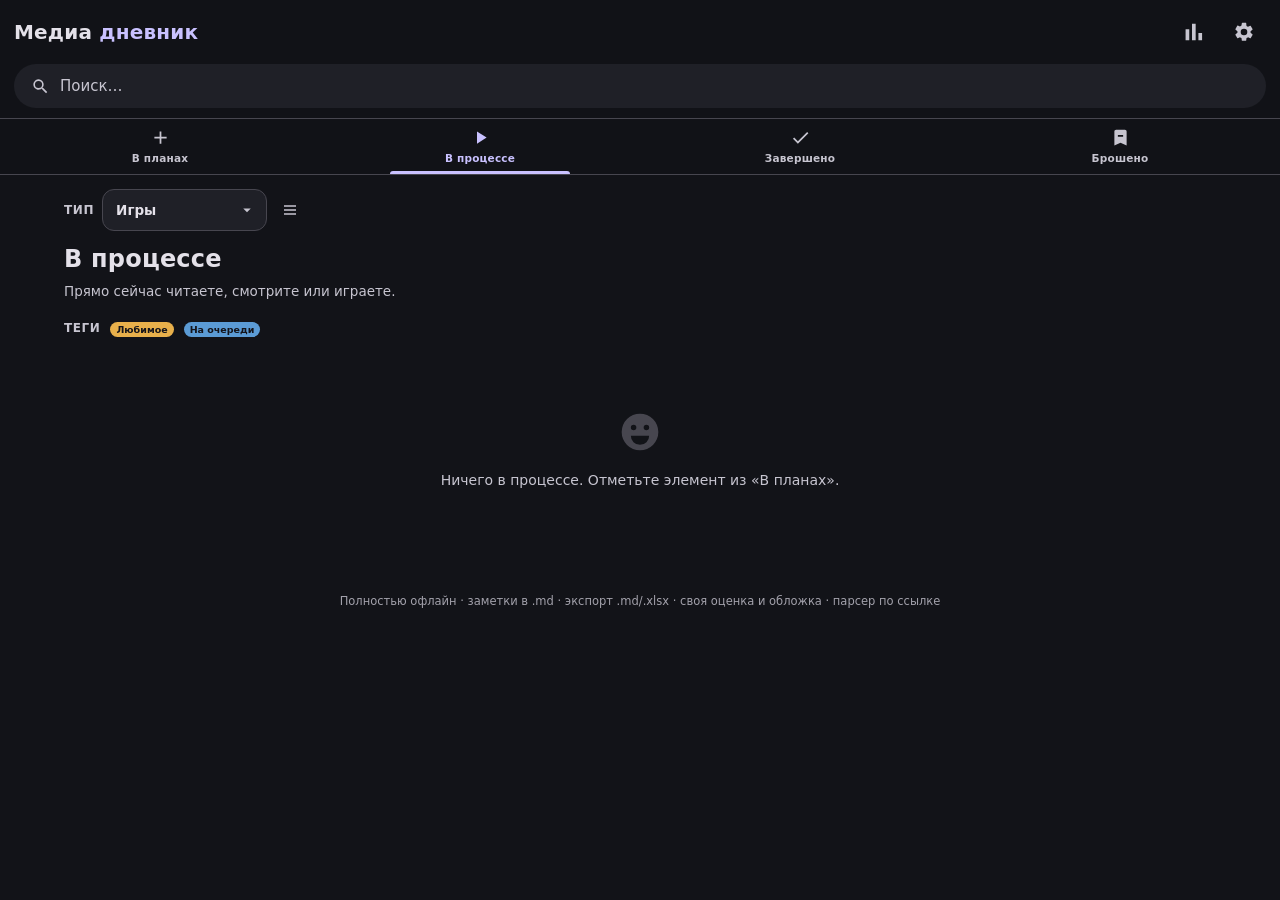
<file: android/app/src/main/assets/index.html>
<!DOCTYPE html>
<html lang="ru" data-theme="dark">
<head>
<meta charset="utf-8">
<meta name="viewport" content="width=device-width, initial-scale=1, viewport-fit=cover">
<meta name="theme-color" content="#121318">
<title>Медиа дневник</title>
<style>
/* Игровой дневник v4 — Material 3 Expressive. Без горизонтальной прокрутки. */
*,*::before,*::after{box-sizing:border-box}
:root{
  --md-primary:#C9C1FF; --md-on-primary:#2A2160;
  --md-primary-container:#413878; --md-on-primary-container:#E5DEFF;
  --md-secondary:#CBC2DB; --md-secondary-container:#474056;
  --md-tertiary:#EFB8C8; --md-tertiary-container:#663349;
  --md-error:#FFB4AB; --md-error-container:#93000A; --md-on-error-container:#FFDAD6;
  --md-surface:#121318; --md-surface-bright:#3A3940;
  --sc-1:#1A1B21; --sc-2:#1F2027; --sc-3:#292A32; --sc-4:#2F3038;
  --on-surface:#E4E1E9; --on-surface-var:#C7C5D0;
  --outline:#8C8998; --outline-var:#47464F;
  --done:#9CD67D; --done-container:#2C4222; --on-done-container:#D3F8BC;
  --sh-card:0 1px 3px rgba(0,0,0,.4);
  --ease-emph:cubic-bezier(.2,0,0,1); --ease-spring:cubic-bezier(.34,1.56,.64,1);
  --dur-1:120ms; --dur-2:220ms; --dur-3:340ms;
  color-scheme:dark;
}
html[data-theme="light"]{
  --md-primary:#5856A8; --md-on-primary:#FFF;
  --md-primary-container:#E5DEFF; --md-on-primary-container:#140B45;
  --md-secondary:#615C71; --md-secondary-container:#E7DFF8;
  --md-tertiary:#924561; --md-tertiary-container:#FFD9E4;
  --md-error:#B3261E; --md-error-container:#F9DEDC; --md-on-error-container:#410E0B;
  --md-surface:#FCF8FF; --md-surface-bright:#FFF;
  --sc-1:#F4EFFA; --sc-2:#EEE9F4; --sc-3:#E6E1EC; --sc-4:#DFDAE6;
  --on-surface:#1B1B21; --on-surface-var:#47464F;
  --outline:#77767F; --outline-var:#C8C5D0;
  --done:#3E6B1F; --done-container:#C9EDA6; --on-done-container:#1C3703;
  color-scheme:light;
}
html,body{margin:0;padding:0}
body{
  background:var(--md-surface); color:var(--on-surface);
  font:15px/1.5 "Segoe UI",Roboto,system-ui,-apple-system,sans-serif;
  -webkit-tap-highlight-color:transparent;
  overflow-x:hidden; max-width:100vw;
}
button,input,select,textarea{font:inherit;color:inherit}
img{max-width:100%}
::-webkit-scrollbar{width:10px}
::-webkit-scrollbar-thumb{background:var(--sc-3);border-radius:8px}

/* ── Верхняя панель ─────────────────────────────── */
.topbar{
  position:sticky;top:0;z-index:40;display:flex;align-items:center;gap:8px;flex-wrap:wrap;
  padding:10px 14px;background:color-mix(in srgb,var(--md-surface) 86%,transparent);
  backdrop-filter:blur(14px);-webkit-backdrop-filter:blur(14px);
  border-bottom:1px solid var(--outline-var);
}
.topbar h1{font-size:20px;font-weight:700;margin:0;letter-spacing:.2px;white-space:nowrap}
.topbar h1 b{color:var(--md-primary)}
.topbar .spacer{flex:1}
.iconbtn{
  width:44px;height:44px;border-radius:999px;border:none;cursor:pointer;flex:none;
  background:transparent;display:inline-flex;align-items:center;justify-content:center;
  transition:background var(--dur-1) var(--ease-emph),transform var(--dur-1) var(--ease-spring);
}
.iconbtn:hover{background:var(--sc-2)} .iconbtn:active{transform:scale(.9)}
.iconbtn svg{width:22px;height:22px;fill:var(--on-surface-var)}
.searchbox.wide{flex:1 1 100%;max-width:none;order:10;margin-top:2px}
.searchbox{
  flex:1;min-width:60px;max-width:430px;display:flex;align-items:center;gap:8px;
  background:var(--sc-2);border-radius:999px;padding:0 16px;height:44px;
  border:1px solid transparent;transition:border-color var(--dur-2);
}
.searchbox:focus-within{border-color:var(--md-primary)}
.searchbox svg{width:19px;height:19px;fill:var(--on-surface-var);flex:none}
.searchbox input{flex:1;background:none;border:none;outline:none;min-width:0}
.searchbox input::placeholder{color:var(--on-surface-var)}

/* ── Чипы разделов (перенос строк) ──────────────── */
.navchips{
  display:flex;flex-wrap:wrap;gap:8px;padding:10px 14px 4px;
}
.stickybars{
  position:sticky;top:63px;z-index:30;
  background:color-mix(in srgb,var(--md-surface) 94%,transparent);
  backdrop-filter:blur(12px);-webkit-backdrop-filter:blur(12px);
  border-bottom:1px solid var(--outline-var);
}
.chip{
  border:1px solid var(--outline-var);background:var(--sc-1);color:var(--on-surface-var);
  border-radius:12px;padding:7px 14px;cursor:pointer;font-weight:600;font-size:13.5px;
  display:inline-flex;align-items:center;gap:6px;
  transition:all var(--dur-2) var(--ease-spring);
}
.chip:hover{background:var(--sc-3)}
.chip[aria-pressed="true"]{
  background:var(--md-secondary-container);color:var(--on-surface);
  border-color:transparent;transform:translateY(-1px);
  box-shadow:0 2px 8px rgba(0,0,0,.25);
}
.chip .n{font-size:11.5px;opacity:.75;font-weight:500}

/* ── Контент ────────────────────────────────────── */
main{padding:10px 14px 90px;max-width:1180px;margin:0 auto}
.viewhead{margin:6px 0 12px}
.viewhead h2{margin:0;font-size:24px;font-weight:800;letter-spacing:.2px}
.viewhead p{margin:4px 0 0;color:var(--on-surface-var);font-size:13.5px}
.headrow{display:flex;flex-wrap:wrap;align-items:center;gap:8px;margin:0 0 12px}
.headrow .grow{flex:1;min-width:120px}

/* режим списка */
.modeseg{display:inline-flex;background:var(--sc-2);border-radius:999px;padding:3px;gap:2px}
.modeseg button{
  border:none;background:transparent;border-radius:999px;padding:6px 13px;cursor:pointer;
  color:var(--on-surface-var);font-weight:600;font-size:13px;
  transition:all var(--dur-2) var(--ease-spring);
}
.modeseg button[aria-pressed="true"]{background:var(--md-primary-container);color:var(--on-primary-container)}
select.m3{
  appearance:none;-webkit-appearance:none;background:var(--sc-2) url("data:image/svg+xml,%3Csvg xmlns='http://www.w3.org/2000/svg' viewBox='0 0 24 24' fill='%23C7C5D0'%3E%3Cpath d='M7 10l5 5 5-5z'/%3E%3C/svg%3E") no-repeat right 10px center/18px;
  border:1px solid var(--outline-var);border-radius:12px;padding:8px 36px 8px 13px;
  cursor:pointer;font-size:13.5px;font-weight:600;max-width:100%;
}
html[data-theme="light"] select.m3{background-color:var(--sc-2)}
select.m3:focus{outline:2px solid var(--md-primary);outline-offset:1px}

/* ── Панель фильтров (аккордеон) ────────────────── */
details.filters{
  background:var(--sc-1);border:1px solid var(--outline-var);border-radius:20px;
  margin:0 0 14px;overflow:hidden;
}
details.filters>summary{
  list-style:none;cursor:pointer;padding:13px 18px;font-weight:700;font-size:14px;
  display:flex;align-items:center;gap:10px;
}
details.filters>summary::-webkit-details-marker{display:none}
details.filters>summary .cnt{
  background:var(--md-primary-container);color:var(--on-primary-container);
  border-radius:999px;font-size:11.5px;padding:2px 9px;font-weight:700;
}
details.filters>summary svg{width:18px;height:18px;fill:var(--md-primary);flex:none}
details.filters[open]>summary{border-bottom:1px solid var(--outline-var)}
.fbody{padding:14px 18px 18px;display:grid;gap:14px}
.frow{display:flex;flex-wrap:wrap;gap:8px;align-items:center}
.flabel{font-size:12px;font-weight:700;color:var(--on-surface-var);text-transform:uppercase;letter-spacing:.6px;width:100%}
.gchips{display:flex;flex-wrap:wrap;gap:6px}
.fchip{
  border:1px solid var(--outline-var);background:transparent;border-radius:9px;
  padding:5px 11px;font-size:12.5px;font-weight:600;cursor:pointer;color:var(--on-surface-var);
  transition:all var(--dur-1) var(--ease-emph);
}
.fchip[aria-pressed="true"]{background:var(--md-tertiary-container);color:var(--md-on-primary-container);border-color:transparent}
.seg{display:inline-flex;background:var(--sc-2);border-radius:999px;padding:3px;gap:2px;flex-wrap:wrap}
.seg button{border:none;background:transparent;border-radius:999px;padding:6px 14px;cursor:pointer;font-size:12.5px;font-weight:600;color:var(--on-surface-var)}
.seg button[aria-pressed="true"]{background:var(--sc-4);color:var(--on-surface)}
.linkbtn{border:none;background:none;color:var(--md-primary);cursor:pointer;font-weight:700;font-size:12.5px;padding:4px 8px;border-radius:8px}
.linkbtn:hover{background:var(--sc-2)}

/* ── Сетка карточек (фиксированные колонки) ─────── */
.grid{display:grid;gap:14px;grid-template-columns:repeat(2,1fr)}
@media(min-width:640px){.grid{grid-template-columns:repeat(3,1fr)}}
@media(min-width:920px){.grid{grid-template-columns:repeat(4,1fr)}}
.grid2{display:grid;gap:14px;grid-template-columns:1fr}
@media(min-width:760px){.grid2{grid-template-columns:repeat(2,1fr)}}

/* ── Карточка игры ──────────────────────────────── */
.card{
  background:var(--sc-2);border-radius:22px;overflow:hidden;cursor:pointer;
  border:1px solid color-mix(in srgb,var(--outline-var) 55%,transparent);
  transition:transform var(--dur-2) var(--ease-spring),box-shadow var(--dur-2),background var(--dur-2);
  display:flex;flex-direction:column;position:relative;
}
.card:hover{transform:translateY(-3px);box-shadow:0 8px 22px rgba(0,0,0,.32)}
.card:active{transform:scale(.97)}
.covwrap{position:relative;aspect-ratio:3/4;background:var(--sc-3);overflow:hidden}
.covwrap img{width:100%;height:100%;object-fit:contain;display:block;background:linear-gradient(160deg,var(--sc-3),var(--sc-2));padding:4px}
.scorebadge{
  position:absolute;top:9px;right:9px;background:color-mix(in srgb,var(--md-surface) 80%,transparent);
  backdrop-filter:blur(6px);color:var(--md-primary);font-weight:800;font-size:13.5px;
  border-radius:12px;padding:3px 9px;letter-spacing:.3px;
}
.donebadge{
  position:absolute;top:9px;left:9px;background:var(--done-container);color:var(--on-done-container);
  border-radius:999px;padding:4px 10px;font-size:11.5px;font-weight:800;
  display:inline-flex;align-items:center;gap:5px;
}
.donebadge svg{width:12px;height:12px;fill:currentColor}
.emubadge{
  position:absolute;bottom:9px;left:9px;background:color-mix(in srgb,var(--md-tertiary-container) 88%,transparent);
  color:var(--md-tertiary);border-radius:8px;padding:2px 8px;font-size:11px;font-weight:800;letter-spacing:.4px;
}
.cardbody{padding:11px 13px 13px;display:flex;flex-direction:column;gap:5px;flex:1}
.ctitle{font-weight:700;font-size:14.5px;line-height:1.3;overflow-wrap:anywhere}
.cmeta{font-size:12px;color:var(--on-surface-var);display:flex;flex-wrap:wrap;gap:4px 8px}
.cwhy{font-size:12.3px;color:var(--on-surface-var);line-height:1.45;
  display:-webkit-box;-webkit-line-clamp:3;-webkit-box-orient:vertical;overflow:hidden}
.ctime{font-size:12px;color:var(--md-secondary);font-weight:600}
.cardbtns{display:flex;gap:6px;margin-top:6px}
.mini{
  flex:1;min-width:0;border:none;border-radius:11px;padding:7px 4px;font-size:11px;font-weight:700;cursor:pointer;white-space:nowrap;overflow:hidden;text-overflow:ellipsis;
  display:inline-flex;align-items:center;justify-content:center;gap:5px;
  transition:all var(--dur-1) var(--ease-emph);
}
.mini svg{width:14px;height:14px;fill:currentColor}
.mini.done{background:var(--done-container);color:var(--on-done-container)}
.mini.notdone{background:var(--sc-3);color:var(--on-surface-var)}
.mini.notdone:hover{background:var(--sc-4)}
.mini.notes{background:var(--md-primary-container);color:var(--on-primary-container)}

/* вертикальный список карточек */
.vlist{display:grid;gap:10px}
.vcard{
  display:grid;grid-template-columns:86px 1fr;gap:12px;background:var(--sc-2);
  border-radius:18px;padding:9px;cursor:pointer;border:1px solid color-mix(in srgb,var(--outline-var) 55%,transparent);
  transition:transform var(--dur-2) var(--ease-spring),background var(--dur-2);
}
.vcard:hover{transform:translateY(-2px)}
.vcard .covwrap{aspect-ratio:3/4;border-radius:12px}
.vcard .vbody{display:flex;flex-direction:column;gap:3px;min-width:0;padding:2px 2px 2px 0}

/* ── Группы по эмулируемой платформе (аккордеоны) ─ */
details.emugroup{
  background:var(--sc-1);border:1px solid var(--outline-var);border-radius:20px;
  margin-bottom:12px;overflow:hidden;
}
details.emugroup>summary{
  list-style:none;cursor:pointer;padding:12px 17px;display:flex;align-items:center;gap:10px;
  font-weight:800;font-size:14.5px;
}
details.emugroup>summary::-webkit-details-marker{display:none}
details.emugroup>summary .chev{margin-left:auto;transition:transform var(--dur-2) var(--ease-emph)}
details.emugroup[open]>summary .chev{transform:rotate(180deg)}
details.emugroup>summary .cnt{
  background:var(--sc-3);border-radius:999px;font-size:11.5px;padding:2px 9px;color:var(--on-surface-var);font-weight:700;
}
details.emugroup>summary svg{width:18px;height:18px;flex:none}
.emugbody{padding:0 12px 12px}

/* ── Лист_Detail (шторка) ───────────────────────── */
.scim{position:fixed;inset:0;background:rgba(0,0,0,.55);z-index:60;opacity:0;transition:opacity var(--dur-2);backdrop-filter:blur(3px);pointer-events:none;visibility:hidden}
.scim.on{opacity:1;pointer-events:auto;visibility:visible}
.sheet{
  position:fixed;left:0;right:0;bottom:0;z-index:61;max-height:92dvh;overflow-y:auto;
  background:var(--sc-2);border-radius:28px 28px 0 0;padding:8px 18px 30px;
  transform:translateY(105%);transition:transform var(--dur-3) var(--ease-spring);
  overscroll-behavior:contain;visibility:hidden;touch-action:pan-y;
}
@media(min-width:760px){
  .sheet{left:50%;right:auto;bottom:auto;top:50%;width:640px;max-height:90dvh;border-radius:28px;
    transform:translate(-50%,-46%) scale(.96);opacity:0;transition:all var(--dur-3) var(--ease-spring);visibility:hidden}
  .sheet.on{transform:translate(-50%,-50%) scale(1);opacity:1;visibility:visible}
}
.sheet.on{transform:translateY(0);visibility:visible}
.grabber{width:36px;height:4px;border-radius:99px;background:var(--outline-var);margin:6px auto 14px}
.dhead{display:grid;grid-template-columns:150px 1fr;gap:16px}
@media(max-width:420px){.dhead{grid-template-columns:112px 1fr}}
.dhead .covwrap{border-radius:16px;aspect-ratio:3/4}
.dtitle{font-size:20px;font-weight:800;line-height:1.25;margin:0 0 6px;overflow-wrap:anywhere}
.dmeta{display:flex;flex-wrap:wrap;gap:6px}
.tag{background:var(--sc-3);border-radius:8px;padding:3px 10px;font-size:12px;font-weight:700;color:var(--on-surface-var)}
.tag.acc{background:var(--md-primary-container);color:var(--on-primary-container)}
.tag.time{background:var(--md-tertiary-container);color:var(--md-tertiary)}
.dwhy{background:var(--sc-1);border-radius:16px;padding:12px 15px;font-size:13.5px;line-height:1.55;color:var(--on-surface-var);margin:14px 0}
.dwhy b{color:var(--md-primary);display:block;font-size:11.5px;text-transform:uppercase;letter-spacing:.7px;margin-bottom:4px}
.dorigin{font-size:12.5px;color:var(--on-surface-var);margin:0 0 12px}
.dorigin b{color:var(--md-tertiary)}
.dbtns{display:flex;gap:9px;flex-wrap:wrap;margin-bottom:6px}
.btn{
  border:none;border-radius:14px;padding:11px 18px;font-weight:800;font-size:13.5px;cursor:pointer;
  display:inline-flex;align-items:center;gap:7px;transition:all var(--dur-2) var(--ease-spring);
}
.btn svg{width:17px;height:17px;fill:currentColor}
.btn.primary{background:#5856A8;color:#fff}
html[data-theme="dark"] .btn.primary{background:#7B74E4;color:#0F0E22}
.btn.primary:active{transform:scale(.95)}
.btn.tonal{background:var(--md-secondary-container);color:var(--on-surface)}
.btn.done{background:var(--done-container);color:var(--on-done-container)}
.btn.ghost{background:transparent;border:1px solid var(--outline-var);color:var(--on-surface-var)}

/* ── Заметки ────────────────────────────────────── */
.notesec{margin-top:16px}
.notesec h3{font-size:16px;font-weight:800;margin:0 0 10px;display:flex;align-items:center;gap:8px}
.notesec h3 svg{width:18px;height:18px;fill:var(--md-primary)}
.tchips{display:flex;flex-wrap:wrap;gap:6px;margin-bottom:9px}
.tchip{
  border:1px dashed var(--outline);background:transparent;color:var(--on-surface-var);
  border-radius:10px;padding:6px 11px;font-size:12.3px;font-weight:600;cursor:pointer;
  transition:all var(--dur-1);
}
.tchip:hover{border-color:var(--md-primary);color:var(--md-primary)}
textarea.note{
  width:100%;min-height:96px;background:var(--sc-1);border:1px solid var(--outline-var);
  border-radius:16px;padding:12px 14px;resize:vertical;outline:none;font-size:13.5px;line-height:1.55;
}
textarea.note:focus{border-color:var(--md-primary)}
.notelist{display:grid;gap:8px;margin-top:10px}
.noteitem{background:var(--sc-1);border-radius:14px;padding:11px 14px;position:relative;font-size:13.3px;line-height:1.5;white-space:pre-wrap;overflow-wrap:anywhere}
.noteitem .nd{font-size:11px;color:var(--on-surface-var);font-weight:700;margin-bottom:4px;letter-spacing:.4px}
.noteitem .nact{position:absolute;top:8px;right:8px;display:flex;gap:2px}
.noteitem .nact button{border:none;background:none;cursor:pointer;width:30px;height:30px;border-radius:8px;display:inline-flex;align-items:center;justify-content:center}
.noteitem .nact button:hover{background:var(--sc-3)}
.noteitem .nact svg{width:15px;height:15px;fill:var(--on-surface-var)}
.nempty{color:var(--on-surface-var);font-size:13px;text-align:center;padding:14px;background:var(--sc-1);border-radius:14px;border:1px dashed var(--outline-var)}

/* ── Настройки / шторки ─────────────────────────── */
.setrow{display:flex;align-items:center;gap:12px;padding:11px 0;border-bottom:1px solid var(--outline-var);flex-wrap:wrap}
.setrow:last-child{border-bottom:none}
.setrow .sl{flex:1;min-width:140px}
.setrow .sl b{display:block;font-size:14px}
.setrow .sl span{font-size:12px;color:var(--on-surface-var)}
.switch{position:relative;width:52px;height:32px;flex:none}
.switch input{opacity:0;width:100%;height:100%;position:absolute;margin:0;cursor:pointer;z-index:2}
.switch .tr{position:absolute;inset:0;background:#5A5963;border-radius:999px;border:2px solid #B9B7C4;transition:all var(--dur-2) var(--ease-emph)}
html[data-theme="light"] .switch .tr{background:#9B99A8;border-color:#5A5963}
.switch .th{position:absolute;top:8px;left:8px;width:16px;height:16px;background:#FFFFFF;border-radius:99px;transition:all var(--dur-2) var(--ease-spring);z-index:1;box-shadow:0 1px 3px rgba(0,0,0,.4)}
.switch input:checked~.tr{background:#6D5FE8;border-color:#6D5FE8}
.switch input:checked~.th{left:26px;width:20px;height:20px;top:6px;background:#FFFFFF}

/* ── Тост ───────────────────────────────────────── */
#toast{
  position:fixed;bottom:22px;left:50%;transform:translate(-50%,80px);z-index:80;
  background:var(--sc-4);color:var(--on-surface);border-radius:14px;padding:11px 19px;
  font-size:13.5px;font-weight:600;opacity:0;transition:all var(--dur-3) var(--ease-spring);
  box-shadow:0 6px 20px rgba(0,0,0,.4);max-width:88vw;text-align:center;pointer-events:none;
}
#toast.on{transform:translate(-50%,0);opacity:1}

/* ── Эмуляция (гайды) ───────────────────────────── */
.guidecard{background:var(--sc-1);border:1px solid var(--outline-var);border-radius:20px;margin-bottom:12px;overflow:hidden}
.guidecard>summary{list-style:none;cursor:pointer;padding:14px 17px;font-weight:800;font-size:15px;display:flex;gap:10px;align-items:center}
.guidecard>summary::-webkit-details-marker{display:none}
.guidecard>summary .dev{background:var(--md-primary-container);color:var(--on-primary-container);border-radius:8px;padding:2px 9px;font-size:11.5px}
.guidecard ul{margin:0;padding:0 17px 16px 40px;display:grid;gap:8px}
.guidecard li{font-size:13.3px;color:var(--on-surface-var);line-height:1.55}
.intro{background:var(--md-primary-container);color:var(--on-primary-container);border-radius:18px;padding:13px 16px;font-size:13.3px;line-height:1.55;margin-bottom:14px}

/* пройденные */
.originchip{font-size:11px;font-weight:800;background:var(--sc-3);color:var(--on-surface-var);border-radius:7px;padding:2px 8px}
.empty{ text-align:center;color:var(--on-surface-var);padding:44px 18px;font-size:14px}
.empty svg{width:44px;height:44px;fill:var(--outline-var);margin-bottom:10px}
.sentinel{height:10px}
.pager{display:flex;justify-content:center;align-items:center;gap:12px;margin:18px 0 4px;flex-wrap:wrap}
.pager .pg{font-size:13px;color:var(--on-surface-var);font-weight:700}
.footer-note{text-align:center;color:var(--on-surface-var);font-size:11.5px;padding:26px 10px 8px;opacity:.8}

/* ── v4.1 ── */
.scorebadge svg{width:11px;height:11px;fill:#F2C94C;vertical-align:-1px}
.scoreline{color:var(--md-primary);font-weight:700}
.rotbadge{
  position:absolute;bottom:9px;right:9px;background:color-mix(in srgb,var(--done-container) 88%,transparent);
  color:var(--on-done-container);border-radius:8px;padding:3px 8px;font-size:10.5px;font-weight:800;
  display:inline-flex;align-items:center;gap:4px;
}
.rotbadge svg{width:10px;height:10px;fill:currentColor}
.scoretag svg{width:13px;height:13px;fill:#F2C94C;vertical-align:-2px}
.cardbtns{flex-wrap:nowrap}
.mini.copy,.mini.tores{flex:0 0 38px}
.mini svg{flex:none}
.iconbtn.inline{width:30px;height:30px;vertical-align:-6px}
.iconbtn.inline svg{width:16px;height:16px;fill:var(--on-surface-var)}
.dwhy.about{border:1px solid var(--outline-var)}
.btn.rot{background:var(--md-secondary-container);color:var(--on-surface)}
.btn.link{background:transparent;border:1px solid var(--outline-var);color:var(--md-primary);text-decoration:none}
.btn.link:hover{border-color:var(--md-primary)}
.nfield{display:grid;gap:4px;font-size:12px;font-weight:700;color:var(--on-surface-var);margin-bottom:8px}
.nfield textarea{
  width:100%;background:var(--sc-1);border:1px solid var(--outline-var);border-radius:12px;
  padding:9px 12px;resize:vertical;outline:none;font-size:13px;font-weight:400;line-height:1.5;color:var(--on-surface);
}
.nfield textarea:focus{border-color:var(--md-primary)}
.rotcard{background:var(--sc-1);border:1px solid var(--outline-var);border-radius:18px;padding:14px 16px;margin-bottom:10px}
.rothead{display:flex;justify-content:space-between;flex-wrap:wrap;gap:6px;font-size:13.5px;color:var(--on-surface-var);margin-bottom:9px}
.rothead b{color:var(--on-surface)}
.rothead .warn{color:var(--md-error);font-weight:800}
.bar{height:10px;background:var(--sc-3);border-radius:99px;overflow:hidden}
.bar .fill{height:100%;background:var(--md-primary);border-radius:99px;transition:width var(--dur-3) var(--ease-emph)}
.bar .fill.hot{background:var(--md-error)}
.hint{font-size:12.5px;color:var(--on-surface-var);margin:0 0 12px}

/* ── v4.2 ── */
#listbox{overflow-anchor:none}
.card,.vcard{content-visibility:auto;contain-intrinsic-size:auto 320px}
.sheet-dragging{transition:none!important}
.btn.md{background:var(--sc-3);color:var(--on-surface)}

/* ── v4.4: кнопки на узких DPI ── */
@media(max-width:430px){
  .cardbtns{flex-wrap:wrap}
  .mini{flex:1 1 auto;min-width:64px}
  .mini.copy,.mini.tores{flex:1 1 44px;min-width:44px}
  .mini svg{width:12px;height:12px}
  .mini{font-size:10.6px;padding:6px 4px}
}

/* ── v4.6: таб-панель сверху, равные карточки, иконки ── */
.tabbar{
  position:sticky;top:63px;z-index:35;display:flex;
  background:color-mix(in srgb,var(--md-surface) 94%,transparent);
  backdrop-filter:blur(12px);-webkit-backdrop-filter:blur(12px);
  border-bottom:1px solid var(--outline-var);
}
.tabitem{
  flex:1;display:flex;flex-direction:column;align-items:center;gap:3px;
  padding:8px 0 7px;border:none;background:transparent;cursor:pointer;position:relative;
  color:var(--on-surface-var);font-weight:700;font-size:10.5px;
  transition:color var(--dur-2) var(--ease-emph);
}
.tabitem svg{width:21px;height:21px;fill:currentColor}
.tabitem .nlb{letter-spacing:.2px}
.tabitem.on{color:var(--md-primary)}
.tabitem.on::after{content:"";position:absolute;bottom:0;left:22%;right:22%;height:3px;border-radius:3px 3px 0 0;background:var(--md-primary)}
.navbadge{
  position:absolute;top:-4px;right:calc(50% - 22px);background:var(--md-primary);color:var(--on-primary);
  font-size:9px;font-weight:800;font-style:normal;border-radius:99px;padding:1px 5px;
}
.tabitem .nic{position:relative;display:inline-flex}
.cardbody{gap:5px}
.ctitle{font-size:14px;display:-webkit-box;-webkit-line-clamp:2;-webkit-box-orient:vertical;overflow:hidden;min-height:2.55em}
.cwhy{-webkit-line-clamp:2;min-height:2.8em}
.cmeta{min-height:1.6em}
.ctime{min-height:1.5em}
.cardbtns{margin-top:auto}
.mini.ic{flex:1 1 0;min-width:0;padding:8px 0}
.mini.ic svg{width:16px;height:16px}
.mini.ic.tores.done{background:var(--md-primary-container);color:var(--on-primary-container)}
.vcard .mini.ic{flex:0 0 46px}

/* ── v4.7: меню-сетка, свитчи, иконка брошено ── */
.menugrid{display:grid;grid-template-columns:1fr 1fr;gap:9px;padding-bottom:8px}
@media(max-width:420px){.menugrid{grid-template-columns:1fr}}
.menucard{
  display:flex;align-items:center;gap:11px;text-align:left;
  background:var(--sc-1);border:1px solid var(--outline-var);border-radius:16px;
  padding:13px 14px;cursor:pointer;color:var(--on-surface);
  transition:all var(--dur-2) var(--ease-spring);
}
.menucard:hover{transform:translateY(-1px);border-color:var(--md-primary)}
.menucard.on{background:var(--md-primary-container);color:var(--on-primary-container);border-color:transparent}
.menucard .mico{width:38px;height:38px;border-radius:12px;background:var(--sc-3);display:inline-flex;align-items:center;justify-content:center;flex:none;overflow:hidden}
.menucard.on .mico{background:color-mix(in srgb,var(--md-primary) 25%,transparent)}
.menucard .mico svg{width:20px;height:20px;fill:var(--md-primary)}
.menucard.on .mico svg{fill:var(--on-primary-container)}
.menucard .mtxt{flex:1;font-size:13.5px;font-weight:700;line-height:1.25;min-width:0;overflow-wrap:anywhere}
.menucard .mcnt{background:var(--sc-3);color:var(--on-surface-var);border-radius:99px;padding:2px 9px;font-size:11.5px;font-weight:800;flex:none}
.menucard.on .mcnt{background:color-mix(in srgb,var(--on-primary-container) 18%,transparent);color:var(--on-primary-container)}
.mini.ic.drop.done{background:var(--md-tertiary-container);color:var(--md-tertiary)}
.switch{width:56px;height:34px}
.switch .tr{background:#615F6B;border:2px solid #C9C7D2}
html[data-theme="light"] .switch .tr{background:#A5A3B0;border-color:#5A5963}
.switch .th{width:14px;height:14px;top:8px;left:7px;background:#FFF;box-shadow:0 2px 4px rgba(0,0,0,.45)}
.switch input:checked~.tr{background:#6D5FE8;border-color:#6D5FE8}
.switch input:checked~.th{left:31px;width:18px;height:18px;top:6px;background:#FFF}

/* Медиа дневник — стилевые дополнения (v1.1). Единый стиль M3, без касаний элементов. */

/* ── Обложка: целиком, с подложкой, углы не касаются карточки ── */
.covwrap{padding:8px 8px 6px;background:linear-gradient(160deg,var(--sc-3),var(--sc-2))}
.covwrap img{object-fit:contain;border-radius:12px;box-shadow:0 1px 4px rgba(0,0,0,.35)}
.covwrap{aspect-ratio:3/4}
.vcard .covwrap{aspect-ratio:3/4}
.scorebadge svg,.myscorebadge svg{width:11px;height:11px;vertical-align:-1px}
.myscorebadge{position:absolute;bottom:9px;right:9px;background:#3D5A3F;color:#D3F8BC;border-radius:10px;padding:2px 8px;font-size:11px;font-weight:800}
.scorebadge{top:9px;right:9px}
.scoreline.mine{color:#B7E3A0}
.donebadge.dropb{background:var(--md-tertiary-container);color:var(--md-tertiary)}

/* ── Теги ── */
.tagchip{display:inline-block;color:#14141A;font-weight:800;font-size:11px;padding:2px 8px;line-height:1.4}
.tagchip.sm{font-size:9.5px;padding:1px 6px}
.tagchip-btn{border:none;background:transparent;cursor:pointer;padding:2px}
.tagchip-btn.on .tagchip{outline:2px solid var(--md-primary);outline-offset:1px}
.covertags{position:absolute;bottom:30px;left:8px;display:flex;flex-wrap:wrap;gap:3px;max-width:calc(100% - 16px)}
.rtags{display:flex;gap:3px;flex-wrap:wrap;justify-content:flex-end}

/* ── Компактный вид: только название и год ── */
.rowslist{display:grid;gap:6px}
.rowitem{display:grid;grid-template-columns:1fr 52px 64px auto;gap:10px;align-items:center;
  background:var(--sc-2);border:1px solid var(--outline-var);border-radius:12px;padding:9px 13px;cursor:pointer;
  transition:transform var(--dur-2) var(--ease-spring)}
.rowitem:hover{transform:translateY(-1px)}
.rowitem.isdrop{opacity:.6}
.rtitle{font-weight:700;font-size:13.5px;overflow-wrap:anywhere}
.ryear{color:var(--on-surface-var);font-size:12.5px;text-align:right}
.rscore{color:var(--md-primary);font-weight:800;font-size:12px;text-align:right}
.rowhead{display:grid;grid-template-columns:1fr 52px 64px auto;gap:10px;padding:0 13px;
  color:var(--on-surface-var);font-size:10.5px;font-weight:800;text-transform:uppercase;letter-spacing:.5px}

/* ── Статистика ── */
.statrow{display:grid;grid-template-columns:110px 1fr auto;gap:10px;align-items:center;margin-bottom:10px}
.statlb{font-size:13px;font-weight:700;color:var(--on-surface-var)}
.statn{font-size:12.5px;color:var(--on-surface-var);font-weight:700;white-space:nowrap}
.bar{height:10px;background:var(--sc-3);border-radius:99px;overflow:hidden}
.bar .fill{height:100%;background:var(--md-primary);border-radius:99px;transition:width var(--dur-3) var(--ease-emph)}
.bar .fill.ok{background:var(--done,#7BC47F)}
.bar .fill.hot{background:var(--md-error,#E57373)}

/* ── Кнопки состояний: один ряд, компактно ── */
.dbtns{display:flex;flex-wrap:wrap;gap:7px;align-items:center}
.dbtns .btn{padding:9px 13px;font-size:12.5px;white-space:nowrap}
.dbtns.row{flex-wrap:nowrap}
@media(max-width:380px){.dbtns.row{flex-wrap:wrap}.dbtns.row .btn{flex:1 1 45%}}

/* ── Отступы: элементы не касаются друг друга ── */
main{padding:14px 14px 40px}
.viewhead{margin:4px 0 14px}
#extra{margin-bottom:12px}
.headrow{margin:2px 0 12px}
.menucard{margin:0}
.menurows .setrow{padding:10px 2px}
.footer-note{padding:18px 12px 16px}
.details-gap{height:12px}

/* ── v1.2: компакт-колонки, шторка-кнопки, поля, теги-менеджер ── */
.rowslist .rowitem, .rowslist .rowhead{grid-template-columns:minmax(0,1fr) 56px 74px 110px}
.rowslist .rtitle{white-space:nowrap;overflow:hidden;text-overflow:ellipsis}
.rowslist .rtags{justify-content:flex-end;overflow:hidden}
.sheet .dbtns{display:grid;grid-template-columns:repeat(2,minmax(0,1fr))}
.sheet .dbtns .btn{justify-content:center;white-space:nowrap;overflow:hidden;text-overflow:ellipsis;padding:9px 10px;font-size:12.5px}
.sheet .dbtns .btn.primary{grid-column:1/-1}
.ninput{
  width:100%;background:var(--sc-1);border:1px solid var(--outline-var);border-radius:12px;
  padding:10px 13px;outline:none;font-size:13.5px;color:var(--on-surface);
  transition:border-color var(--dur-2) var(--ease-emph);
}
.ninput:focus{border-color:var(--md-primary)}
select.m3, .ninput{height:42px;box-sizing:border-box}
textarea.note, textarea.nfield-text{border-radius:14px}
.tcolor{padding:0;border-radius:8px}
.setrow{gap:10px}
.menurows .setrow{border-bottom:1px solid var(--outline-var)}
.tagchip.demo{font-size:13px;padding:4px 12px}

/* ── Прохождения: журнал в шторке ── */
.plist{display:grid;gap:6px;margin:2px 0 4px}
.pitem{display:flex;align-items:center;gap:10px;background:var(--sc-1);border-radius:12px;padding:8px 12px}
.pitem .pd{font-weight:800;font-size:13px}
.pitem .ph{color:var(--on-surface-var);font-size:12.5px;font-weight:700}
.pitem button{margin-left:auto;border:none;background:none;cursor:pointer;width:30px;height:30px;border-radius:8px;display:inline-flex;align-items:center;justify-content:center;flex:none}
.pitem button:hover{background:var(--sc-3)}
.pitem button svg{width:15px;height:15px;fill:var(--on-surface-var)}
.pempty{font-size:12.5px;color:var(--on-surface-var);padding:2px 2px 4px}
#pldate,#plhours{background:var(--sc-1);border:1px solid var(--outline-var);border-radius:12px;padding:9px 12px;color:var(--on-surface);font-size:13px;outline:none;height:42px;box-sizing:border-box;font-family:inherit}
#pldate:focus,#plhours:focus{border-color:var(--md-primary)}

/* ── Табличный вид (table): заголовок и строки с одинаковыми колонками ── */
.tablelist{display:grid;gap:6px}
.thead{display:grid;grid-template-columns:minmax(0,1fr) 40px 46px 74px 50px 34px;gap:8px;padding:0 13px}
.thead .tcol{border:none;background:none;color:var(--on-surface-var);font-size:10.5px;font-weight:800;
  text-transform:uppercase;letter-spacing:.4px;cursor:pointer;padding:2px 0;font-family:inherit}
.thead .tcol.on{color:var(--md-primary)}
.trow{display:grid;grid-template-columns:minmax(0,1fr) 40px 46px 74px 50px 34px;gap:8px;align-items:center;
  background:var(--sc-2);border:1px solid var(--outline-var);border-radius:12px;padding:9px 13px;cursor:pointer;
  transition:transform var(--dur-2) var(--ease-spring)}
.trow:hover{transform:translateY(-1px)}
.trow.isdrop{opacity:.6}
.trow .tt{font-weight:700;font-size:13px;white-space:nowrap;overflow:hidden;text-overflow:ellipsis}
.trow .ty{color:var(--on-surface-var);font-size:12px;text-align:right}
.trow .ts{color:var(--md-primary);font-weight:800;font-size:12px;text-align:right;white-space:nowrap}
.trow .td{font-weight:800;font-size:12px;white-space:nowrap}
.trow .th{color:var(--on-surface-var);font-size:12px;text-align:right;white-space:nowrap}
.trow .tp{color:var(--on-surface-var);font-size:12px;text-align:center;font-weight:800}

/* ── Свайп между вкладками состояний ── */
#listbox{transition:transform .14s ease,opacity .14s ease}
#listbox.swipe-l{transform:translateX(-24px);opacity:.55}
#listbox.swipe-r{transform:translateX(24px);opacity:.55}

</style>
</head>
<body>
<div id="app"></div>
<script>
// Модуль 00-consts. Состояния, типы медиа, шаблоны, иконки, теги.
"use strict";
const STATE_ORDER = ["backlog", "active", "done", "dropped"];
const STATE_NAME = {backlog: "В планах", active: "В процессе", done: "Завершено", dropped: "Брошено"};
const STATE_ICON = {
  backlog: '<svg viewBox="0 0 24 24"><path d="M19 13h-6v6h-2v-6H5v-2h6V5h2v6h6z"/></svg>',
  active: '<svg viewBox="0 0 24 24"><path d="M8 5v14l11-7z"/></svg>',
  done: '<svg viewBox="0 0 24 24"><path d="M9 16.2 4.8 12l-1.4 1.4L9 19 21 7l-1.4-1.4z"/></svg>',
  dropped: '<svg viewBox="0 0 24 24"><path d="M17 3H7c-1.1 0-2 .9-2 2v16l7-3 7 3V5c0-1.1-.9-2-2-2zm-2 8H9V9h6v2z"/></svg>'
};
const FIELD_LIB = {
  title: {t: "text", n: "Название*", req: 1},
  year: {t: "year", n: "Год"},
  creator: {t: "text", n: "Автор / студия"},
  studio: {t: "text", n: "Студия"},
  country: {t: "text", n: "Страна"},
  platform: {t: "text", n: "Платформа"},
  director: {t: "text", n: "Режиссёр"},
  author: {t: "text", n: "Автор"},
  artist: {t: "text", n: "Художник"},
  seasons: {t: "num", n: "Сезонов"},
  episodes: {t: "num", n: "Эпизодов / глав"},
  volumes: {t: "num", n: "Томов"},
  pages: {t: "num", n: "Страниц"},
  duration: {t: "text", n: "Длительность"},
  score: {t: "score", n: "Оценка критиков (0–100)"},
  sizeGb: {t: "numf", n: "Объём, ГБ"}
};
const TYPE_PRESETS = [
  {name: "Игры", fields: ["title", "year", "platform", "score", "sizeGb", "why"]},
  {name: "Фильмы", fields: ["title", "year", "country", "director", "duration", "score", "why"]},
  {name: "Сериалы", fields: ["title", "year", "country", "studio", "seasons", "episodes", "score", "why"]},
  {name: "Аниме", fields: ["title", "year", "country", "studio", "episodes", "score", "why"]},
  {name: "Манга", fields: ["title", "author", "artist", "volumes", "score", "why"]},
  {name: "Манхва", fields: ["title", "author", "artist", "volumes", "score", "why"]},
  {name: "Комиксы", fields: ["title", "author", "artist", "volumes", "score", "why"]},
  {name: "Мультфильмы", fields: ["title", "year", "country", "studio", "duration", "score", "why"]},
  {name: "Мультсериалы", fields: ["title", "year", "country", "studio", "seasons", "episodes", "score", "why"]},
  {name: "Книги", fields: ["title", "author", "year", "pages", "score", "why"]}
];
const DEFAULT_TYPES = ["Игры", "Фильмы", "Сериалы", "Аниме", "Манга", "Мультфильмы"]
  .map(n => TYPE_PRESETS.find(t => t.name === n));
const TPL = [
  {n: "Сессия", fields: [["🎯 Текущая цель", ""], ["✅ Что сделал", ""], ["⏱ Время", "дата · сколько · что именно"], ["📌 План на следующий раз", ""]]},
  {n: "Первые впечатления", fields: [["👀 Первые минуты", ""], ["👍 Что цепляет", ""], ["👎 Что мешает", ""], ["⚖ Вердикт: продолжать?", ""]]},
  {n: "Сложный момент", fields: [["🧱 Где застрял", ""], ["🔧 Что пробовал", ""], ["🗝 Как победил / план", ""]]},
  {n: "Финал — итоги", fields: [["🏁 Финал и впечатление", ""], ["⭐ Личная оценка /10", ""], ["🔁 Вернуться ли", ""]]},
  {n: "Свободная заметка", fields: null}
];
const TAG_COLORS = ["#E8B04B", "#7BC47F", "#5B9BD5", "#E57373", "#BA68C8", "#4DD0E1", "#FFD54F", "#AED581", "#F48FB1", "#90A4AE"];
const TAG_SHAPES = [["round", "Круг"], ["square", "Квадрат"], ["diamond", "Ромб"], ["flag", "Флаг"]];
const ICON = {
  check: '<svg viewBox="0 0 24 24"><path d="M9 16.2 4.8 12l-1.4 1.4L9 19 21 7l-1.4-1.4z"/></svg>',
  pen: '<svg viewBox="0 0 24 24"><path d="M3 17.25V21h3.75L17.8 9.94l-3.75-3.75L3 17.25zM20.7 7.04a1 1 0 0 0 0-1.41l-2.34-2.34a1 1 0 0 0-1.41 0l-1.83 1.83 3.75 3.75 1.83-1.83z"/></svg>',
  copy: '<svg viewBox="0 0 24 24"><path d="M16 1H4a2 2 0 0 0-2 2v14h2V3h12V1zm3 4H8a2 2 0 0 0-2 2v14a2 2 0 0 0 2 2h11a2 2 0 0 0 2-2V7a2 2 0 0 0-2-2zm0 16H8V7h11v14z"/></svg>',
  chev: '<svg class="chev" viewBox="0 0 24 24" fill="#C7C5D0"><path d="M7.4 8.6 12 13.2l4.6-4.6L18 10l-6 6-6-6z"/></svg>',
  play: '<svg viewBox="0 0 24 24"><path d="M8 5v14l11-7z"/></svg>',
  trash: '<svg viewBox="0 0 24 24"><path d="M6 19a2 2 0 0 0 2 2h8a2 2 0 0 0 2-2V7H6zM19 4h-3.5l-1-1h-5l-1 1H5v2h14z"/></svg>',
  star: '<svg viewBox="0 0 24 24"><path d="m12 17.3-6.2 3.7 1.6-7L2 9.2l7.1-.6L12 2l2.9 6.6 7.1.6-5.4 4.8 1.6 7z"/></svg>',
  plus: '<svg viewBox="0 0 24 24"><path d="M19 13h-6v6h-2v-6H5v-2h6V5h2v6h6z"/></svg>',
  img: '<svg viewBox="0 0 24 24"><path d="M21 19V5a2 2 0 0 0-2-2H5a2 2 0 0 0-2 2v14a2 2 0 0 0 2 2h14a2 2 0 0 0 2-2zM8.5 13.5l2.5 3 3.5-4.5 4.5 6H5z"/></svg>',
  drop: '<svg viewBox="0 0 24 24"><path d="M17 3H7c-1.1 0-2 .9-2 2v16l7-3 7 3V5c0-1.1-.9-2-2-2zm-2 8H9V9h6v2z"/></svg>',
  menu: '<svg viewBox="0 0 24 24"><path d="M3 5h18v2H3zm0 6h18v2H3zm0 6h18v2H3z"/></svg>',
  wipe: '<svg viewBox="0 0 24 24"><path d="M12 2C6.5 2 2 6.5 2 12s4.5 10 10 10 10-4.5 10-10S17.5 2 12 2zM4 12c0-4.4 3.6-8 8-8 1.9 0 3.6.6 4.9 1.7L5.7 16.9C4.6 15.6 4 13.9 4 12zm8 8c-1.9 0-3.6-.6-4.9-1.7L18.3 7.1C19.4 8.4 20 10.1 20 12c0 4.4-3.6 8-8 8z"/></svg>',
  sad: '<svg viewBox="0 0 24 24"><path d="M12 2a10 10 0 1 0 0 20 10 10 0 0 0 0-20zM8.5 8A1.5 1.5 0 1 1 7 9.5 1.5 1.5 0 0 1 8.5 8zm7 0A1.5 1.5 0 1 1 14 9.5 1.5 1.5 0 0 1 15.5 8zM7 14h10a5 5 0 0 1-10 0z"/></svg>',
  stats: '<svg viewBox="0 0 24 24"><path d="M5 21V9h4v12H5zm7 0V3h4v18h-4zm7 0v-8h4v8h-4z"/></svg>',
  tags: '<svg viewBox="0 0 24 24"><path d="M21.4 11.6l-9-9C12 2.2 11.5 2 11 2H4c-1.1 0-2 .9-2 2v7c0 .5.2 1 .6 1.4l9 9c.4.4.9.6 1.4.6s1-.2 1.4-.6l7-7c.4-.4.6-.9.6-1.4s-.2-1-.6-1.4zM6.5 8C5.7 8 5 7.3 5 6.5S5.7 5 6.5 5 8 5.7 8 6.5 7.3 8 6.5 8z"/></svg>',
  edit: '<svg viewBox="0 0 24 24"><path d="M3 17.25V21h3.75L17.8 9.94l-3.75-3.75L3 17.25zM20.7 7.04a1 1 0 0 0 0-1.41l-2.34-2.34a1 1 0 0 0-1.41 0l-1.83 1.83 3.75 3.75 1.83-1.83z"/></svg>'
};

// Модуль 01-state. Состояние, сохранение, хелперы.
"use strict";
const DEF = {
  theme: "dark", view: "active", type: 0, q: "", sort: "added", layout: "grid",
  types: null, items: {}, notes: {}, myScore: {}, customCovers: {}, tags: [],
  itemTags: {}, plays: {}, playLog: {}, seq: 1
};
let S = Object.assign({}, DEF);
try { S = Object.assign(S, JSON.parse(localStorage.getItem("md1.state") || "{}")); } catch (e) {}
if (!S.types || !S.types.length) S.types = JSON.parse(JSON.stringify(DEFAULT_TYPES));
if (!S.items) S.items = {};
if (!S.notes) S.notes = {};
if (!S.myScore) S.myScore = {};
if (!S.customCovers) S.customCovers = {};
if (!S.itemTags) S.itemTags = {};
if (!S.plays) S.plays = {};
if (!S.playLog) S.playLog = {};
if (!S.tags) S.tags = [];
if (!S.tags.length) {
  S.tags = [
    {id: "t_gold", name: "Любимое", color: "#E8B04B", shape: "round"},
    {id: "t_next", name: "На очереди", color: "#5B9BD5", shape: "square"}
  ];
}
const save = (() => { let t; return () => { clearTimeout(t); t = setTimeout(() =>
  localStorage.setItem("md1.state", JSON.stringify(S)), 120); }; })();
const $ = s => document.querySelector(s);
const esc = s => String(s == null ? "" : s).replace(/[&<>"']/g, c => ({"&":"&amp;","<":"&lt;",">":"&gt;",'"':"&quot;","'":"&#39;"}[c]));
const h32 = s => { let h = 2166136261; for (let i = 0; i < s.length; i++) { h ^= s.charCodeAt(i); h = Math.imul(h, 16777619); } return h >>> 0; };
const toast = m => { const t = $("#toast"); t.textContent = m; t.classList.add("on"); clearTimeout(t._h); t._h = setTimeout(() => t.classList.remove("on"), 2600); };
const curType = () => S.types[S.type] || S.types[0];
const typeItems = () => S.items[curType().name] || {};
const ensureArr = id => { const a = S.items[curType().name] = S.items[curType().name] || {}; return a; };
const gb = v => v == null || v <= 0 ? "" : v >= 1 ? (Math.round(v * 10) / 10 + " ГБ") : Math.round(v * 1024) + " МБ";
function stateOf(id) { const g = typeItems()[id]; return g ? (g.state || "backlog") : null; }
function setState(id, st) {
  const g = typeItems()[id]; if (!g) return;
  g.state = st;
  if (st === "done") {
    if (!S.plays[id]) S.plays[id] = 1;
    if (!(S.playLog[id] || []).some(p => p.d === todayISO())) addPlay(id, todayISO(), null);
  }
  save();
}
/* ── Прохождения/просмотры: журнал фактов (дата ГГГГ-ММ-ДД + опциональные часы) ── */
const todayISO = () => { const d = new Date();
  return d.getFullYear() + "-" + String(d.getMonth() + 1).padStart(2, "0") + "-" + String(d.getDate()).padStart(2, "0"); };
function addPlay(id, d, h) {
  const arr = S.playLog[id] = S.playLog[id] || [];
  const rec = {d};
  if (h != null && +h > 0) rec.h = Math.round(+h * 10) / 10;
  arr.push(rec);
  arr.sort((a, b) => a.d < b.d ? -1 : a.d > b.d ? 1 : 0);
  save();
}
const playCount = id => (S.playLog[id] && S.playLog[id].length) || S.plays[id] || 0;
const lastPlayDate = id => (S.playLog[id] || []).reduce((m, p) => p.d > m ? p.d : m, "");
const sumHours = id => (S.playLog[id] || []).reduce((s, p) => s + (p.h || 0), 0);
function itemsOf(state) { return allOfType().filter(g => (g.state || "backlog") === state); }
function allOfType() { return Object.values(typeItems()); }

// Модуль 02-tags. Теги: создание, назначение, бейджи.
"use strict";
function tagById(id) { return S.tags.find(t => t.id === id); }
function itemTags(id) { return (S.itemTags[id] || []).map(tagById).filter(Boolean); }
function toggleItemTag(id, tagId) {
  const arr = S.itemTags[id] = S.itemTags[id] || [];
  const i = arr.indexOf(tagId);
  if (i >= 0) arr.splice(i, 1); else arr.push(tagId);
  save();
}
function createTag(name, color, shape) {
  const id = "t" + Date.now().toString(36);
  S.tags.push({id, name: name.trim(), color, shape: shape || "round"}); save();
  return id;
}
function deleteTag(tagId) {
  S.tags = S.tags.filter(t => t.id !== tagId);
  for (const id in S.itemTags) S.itemTags[id] = (S.itemTags[id] || []).filter(x => x !== tagId);
  save();
}
function tagChipHTML(t, small) {
  const r = {round: "99px", square: "6px", diamond: "2px", flag: "99px 4px 4px 99px"}[tagShape()] || "99px";
  return `<span class="tagchip${small ? " sm" : ""}" style="background:${t.color};border-radius:${r}">${esc(t.name)}</span>`;
}
function itemTagsHTML(id, small) {
  return itemTags(id).map(t => tagChipHTML(t, small)).join("");
}

// Модуль 02b-tagmanager. Менеджер тегов: список, создание, редактирование, удаление. Единая форма.
"use strict";
function tagShape() { return S.tagShape || "round"; }
function setTagShape(shape) { S.tagShape = shape; save(); }
function openTagManager(returnToId) {
  const back = () => { closeSheet(); if (returnToId) openSheet(returnToId); else openSettings(); };
  const rows = S.tags.map(t => `
    <div class="setrow" data-t="${t.id}">
      <span class="tagchip demo" style="background:${t.color};border-radius:${t.shape === "square" ? "6px" : t.shape === "diamond" ? "2px" : t.shape === "flag" ? "99px 4px 4px 99px" : "99px"}">${esc(t.name)}</span>
      <input class="ninput tname" data-t="${t.id}" value="${esc(t.name)}" style="flex:1;min-width:120px">
      <input type="color" class="tcolor" data-t="${t.id}" value="${t.color}" title="Цвет тега" style="width:38px;height:34px;border:none;background:none;cursor:pointer">
      <button class="btn ghost" data-a="save" data-t="${t.id}">${ICON.check}</button>
      <button class="btn ghost" data-a="del" data-t="${t.id}" style="color:var(--md-error)">${ICON.trash}</button>
    </div>`).join("");
  $("#sheet").innerHTML = `<div class="grabber"></div><h2 class="dtitle">Теги</h2>
    <div class="intro">Теги помечают элементы в любом типе медиа. Форма у всех тегов единая — выбирается ниже.</div>
    <div class="setrow"><div class="sl"><b>Форма тегов</b><span>общая для всех</span></div>
      <select class="m3" id="tagshape">${TAG_SHAPES.map(([v, n]) => `<option value="${v}" ${tagShape() === v ? "selected" : ""}>${n}</option>`).join("")}</select></div>
    <div class="menurows" id="tagrows">${rows || '<div class="nempty">Тегов пока нет</div>'}</div>
    <div class="setrow"><div class="sl"><b>Новый тег</b><span>имя и цвет</span></div>
      <input class="ninput" id="tagnewname" placeholder="имя тега" style="flex:1;min-width:120px">
      <input type="color" id="tagnewcolor" value="${TAG_COLORS[0]}" style="width:38px;height:34px;border:none;background:none;cursor:pointer">
      <button class="btn primary" id="tagadd">${ICON.plus}</button></div>
    <div class="dbtns"><button class="btn tonal" id="tagback">${ICON.check}Готово</button></div>`;
  $("#tagshape").onchange = e => { setTagShape(e.target.value); openTagManager(returnToId); };
  $("#tagadd").onclick = () => {
    const nm = $("#tagnewname").value.trim();
    if (!nm) { toast("Введите имя тега"); return; }
    createTag(nm, $("#tagnewcolor").value, tagShape());
    openTagManager(returnToId);
  };
  $("#tagrows").onclick = e => {
    const b = e.target.closest("[data-a]"); if (!b) return;
    const id = b.dataset.t;
    if (b.dataset.a === "del") {
      deleteTag(id); openTagManager(returnToId); toast("Тег удалён");
    } else if (b.dataset.a === "save") {
      const t = tagById(id); const nm = $(`.tname[data-t="${id}"]`).value.trim();
      const col = $(`.tcolor[data-t="${id}"]`).value;
      if (t && nm) { t.name = nm; t.color = col; save(); toast("Тег обновлён"); }
      openTagManager(returnToId);
    }
  };
  $("#tagback").onclick = back;
  $("#scim").classList.add("on"); $("#sheet").classList.add("on");
  document.body.style.overflow = "hidden";
}

// Модуль 03-parser. Парсер страниц по ссылке: WebView-транспорт (md-parser.local) + браузерные прокси.
"use strict";
let parsedCover = null;
const PARSER_HOST = "md-parser.local";
const isWebView = () => /Android/i.test(navigator.userAgent);
async function transportFetch(url) {
  const attempts = [];
  // 1) В APK: перехват md-parser.local в MainActivity (без CORS)
  if (isWebView()) attempts.push(() => fetch(`https://${PARSER_HOST}/p?u=${encodeURIComponent(url)}`));
  // 2) Прямой запрос — работает для сайтов с CORS (Wikipedia API и др.)
  attempts.push(() => fetch(url));
  // 3) Публичные прокси (best effort)
  attempts.push(() => fetch("https://api.allorigins.win/raw?url=" + encodeURIComponent(url)));
  attempts.push(() => fetch("https://corsproxy.io/?url=" + encodeURIComponent(url)));
  attempts.push(() => fetch("https://r.jina.ai/" + url));
  let lastErr = null;
  for (const a of attempts) {
    try {
      const r = await a();
      if (!r.ok) { lastErr = new Error("HTTP " + r.status); continue; }
      return r;
    } catch (e) { lastErr = e; }
  }
  throw lastErr || new Error("нет доступного транспорта");
}
async function parsePage(url) {
  if (!/^https?:\/\//.test(url)) throw new Error("нужен http(s)");
  const sm = /store\.steampowered\.com\/app\/(\d+)/.exec(url);
  if (sm) return parseSteam(sm[1]);
  const kp = /kinopoisk\.[a-z]+\/(film|series)\/(\d+)/.exec(url);
  if (kp) return parseGeneric(url, {yearBias: 1});
  const html = await (await transportFetch(url)).text();
  return parseHTML(html, url);
}
async function parseSteam(appid) {
  const raw = await (await transportFetch(`https://store.steampowered.com/api/appdetails?appids=${appid}&l=ru`)).text();
  const dd = ((JSON.parse(raw) || {})[appid] || {}).data;
  if (!dd) throw new Error("Steam не отдал данные");
  const yr = (re => re ? +re[1] : 0)(/(\d{4})/.exec((dd.release_date || {}).date || ""));
  return {
    title: dd.name || "", year: yr,
    why: (dd.short_description || "").replace(/<[^>]*>/g, "").slice(0, 250),
    cover: (dd.header_image || "").replace(/\\/, ""),
    platform: "PC", creator: (dd.developers && dd.developers[0]) || ""
  };
}
function parseHTML(html, baseUrl) {
  const doc = new DOMParser().parseFromString(html, "text/html");
  const meta = sel => { const el = doc.querySelector(sel); return el ? (el.getAttribute("content") || "").trim() : ""; };
  const title = (meta('meta[property="og:title"]') || doc.title || "").replace(/\s*[|\-–—]\s*(Steam|Kinopoisk|Кинопоиск|IMDb|MyAnimeList|Shikimori).*$/i, "").trim().slice(0, 90);
  const desc = meta('meta[property="og:description"]') || meta("description") || "";
  const cover = meta('meta[property="og:image"]') || meta('meta[name="og:image"]') || "";
  const abs = cover && !/^https?:/.test(cover) ? new URL(cover, baseUrl).href : cover;
  const yr = (re => re ? +re[1] : 0)(/(19\d\d|20\d\d)/.exec(title + " " + desc));
  return { title, year: yr, why: desc.trim().slice(0, 250), cover: abs };
}

// Модуль 04-covers. Обложки: своя → процедурная. Подложка, чтобы углы не задевали карточку.
"use strict";
function coverURI(g) {
  const h = h32(g.id + g.title);
  const hue = h % 360;
  const c1 = `hsl(${hue},32%,34%)`, c2 = `hsl(${(hue + 40) % 360},44%,12%)`;
  const words = esc(g.title).split(/\s+/); const lines = []; let cur = "";
  for (const wd of words) { if ((cur + " " + wd).trim().length > 13 && cur) { lines.push(cur); cur = wd; } else cur = (cur + " " + wd).trim(); }
  if (cur) lines.push(cur); if (lines.length > 4) { lines.length = 4; lines[3] += "…"; }
  const maxLen = Math.max(...lines.map(l => l.length), 1);
  const fs = Math.max(32, Math.min(58, Math.floor(440 / (maxLen * 0.56))));
  const ty = 400 - (lines.length - 1) * fs * 0.55;
  const tspan = lines.map((l, i) => `<tspan x='46' dy='${i ? fs * 1.08 : 0}'>${l}</tspan>`).join("");
  return "data:image/svg+xml," + encodeURIComponent(
    `<svg xmlns='http://www.w3.org/2000/svg' width='600' height='800' viewBox='0 0 600 800'>` +
    `<defs><linearGradient id='g' x1='0' y1='0' x2='1' y2='1'><stop offset='0' stop-color='${c1}'/><stop offset='1' stop-color='${c2}'/></linearGradient></defs>` +
    `<rect width='600' height='800' fill='url(#g)'/>` +
    `<circle cx='${(h >> 3) % 600}' cy='${(h >> 6) % 800}' r='210' fill='none' stroke='rgba(255,255,255,.07)' stroke-width='26'/>` +
    `<circle cx='${(h >> 9) % 600}' cy='${(h >> 12) % 800}' r='90' fill='none' stroke='rgba(255,255,255,.05)' stroke-width='14'/>` +
    `<text x='46' y='${ty}' font-size='${fs}' font-weight='800' fill='#F2EFFA' font-family='sans-serif' xml:space='preserve'>${tspan}</text>` +
    `<text x='46' y='736' font-size='24' font-weight='700' fill='rgba(242,239,250,.85)' font-family='sans-serif'>${esc(curType().name)}${g.year ? " · " + g.year : ""}</text>` +
    `</svg>`);
}
const Cov = { c: {}, get(id) { const g = typeItems()[id]; return g ? (this.c[id] || (this.c[id] = coverURI(g))) : ""; } };
function imgTag(g) {
  const cu = S.customCovers[g.id];
  const src = cu || Cov.get(g.id);
  return `<img loading="lazy" alt="Обложка: ${esc(g.title)}" src="${src}">`;
}
function coverFromFile(file, cb) {
  const rd = new FileReader();
  rd.onload = () => {
    const im = new Image();
    im.onload = () => {
      const W = 600, H = 800, cv = document.createElement("canvas");
      cv.width = W; cv.height = H;
      const cx = cv.getContext("2d");
      cx.fillStyle = "#FFFFFF"; cx.fillRect(0, 0, W, H);
      const sc = Math.min(W / im.width, H / im.height);           // вписать целиком
      const w = im.width * sc, h = im.height * sc;
      cx.imageSmoothingQuality = "high";
      cx.drawImage(im, (W - w) / 2, (H - h) / 2, w, h);
      cb(cv.toDataURL("image/jpeg", 0.82));
    };
    im.onerror = () => toast("Не удалось прочитать изображение");
    im.src = rd.result;
  };
  rd.readAsDataURL(file);
}

// Модуль 05-cards. Карточки: обе оценки на обложке, теги, кнопки-иконки в один ряд.
"use strict";
function cardBadges(g) {
  const st = g.state || "backlog";
  let b = "";
  if (st === "done") b += `<span class="donebadge">${ICON.check}Завершено</span>`;
  if (st === "active") b += `<span class="rotbadge">${ICON.play}В процессе</span>`;
  if (st === "dropped") b += `<span class="donebadge dropb">${ICON.drop}Брошено</span>`;
  if (g.score) b += `<span class="scorebadge" title="Оценка критиков">${ICON.star}${g.score}</span>`;
  if (S.myScore[g.id]) b += `<span class="myscorebadge" title="Ваша оценка">★ ${S.myScore[g.id]}/10</span>`;
  return b;
}
function cardMeta(g) {
  const f = curType().fields || [];
  const parts = [`<span>${esc(curType().name)}</span>`];
  if (g.year) parts.push(`<span>· ${g.year}</span>`);           // год один раз
  if (g.creator) parts.push(`<span>· ${esc(g.creator)}</span>`);
  if (f.includes("score") && g.score) parts.push(`<span class="scoreline">оценка ${g.score}/100</span>`);
  if (S.myScore[g.id]) parts.push(`<span class="scoreline mine">ваша ${S.myScore[g.id]}/10</span>`);
  if (g.sizeGb) parts.push(`<span>· ${gb(g.sizeGb)}</span>`);
  return parts.join("");
}
function cardBtns(g) {
  const st = g.state || "backlog";
  return `<div class="cardbtns">
    ${st !== "done" ? `<button class="mini ic ${st === "done" ? "done" : "notdone"}" data-act="done" data-id="${g.id}" title="Завершено" aria-label="Завершено">${ICON.check}</button>` : ""}
    <button class="mini ic notes" data-act="open" data-id="${g.id}" title="Заметки" aria-label="Заметки">${ICON.pen}</button>
    <button class="mini ic copy" data-act="copy" data-id="${g.id}" title="Копировать название" aria-label="Копировать">${ICON.copy}</button>
    <button class="mini ic ${st === "dropped" ? "done" : "notdone"}" data-act="drop" data-id="${g.id}" title="${st === "dropped" ? "Вернуть из брошенных" : "Брошено"}" aria-label="Брошено">${ICON.drop}</button>
  </div>`;
}
function cardInner(g) {
  const st = g.state || "backlog";
  const n = (S.notes[g.id] || []).length;
  const cf = curType().cardFields;
  const extra = cf
    ? cf.map(k => g[k]).filter(v => v != null && v !== "").slice(0, 3).map(v => esc(v)).join(" · ")
    : (curType().fields || [])
        .filter(k => !["title", "why", "year", "creator", "score", "sizeGb"].includes(k) && g[k] != null && g[k] !== "")
        .slice(0, 2).map(k => esc(g[k])).join(" · ");
  return `
  <div class="covwrap">${imgTag(g)}
    ${st === "done" ? `<span class="donebadge">${ICON.check}Завершено</span>` : ""}
    ${st === "active" ? `<span class="rotbadge">${ICON.play}В процессе</span>` : ""}
    ${st === "dropped" ? `<span class="donebadge dropb">${ICON.drop}Брошено</span>` : ""}
    ${g.score ? `<span class="scorebadge" title="Оценка критиков">${ICON.star}${g.score}</span>` : ""}
    ${S.myScore[g.id] ? `<span class="myscorebadge" title="Ваша оценка">★ ${S.myScore[g.id]}/10</span>` : ""}
    <span class="covertags">${itemTagsHTML(g.id, true)}</span>
  </div>
  <div class="cardbody">
    <div class="ctitle">${esc(g.title)}</div>
    <div class="cmeta">${cardMeta(g)}</div>
    ${extra ? `<div class="ctime">${extra}</div>` : ""}
    <div class="cwhy">${esc(g.why || "")}</div>
    ${cardBtns(g)}
  </div>`;
}
const cardHTML = g => `<article class="card" data-id="${g.id}" data-act="open">${cardInner(g)}</article>`;
function tableHTML(g) {
  const lp = lastPlayDate(g.id);
  return `<article class="trow ${g.state === "dropped" ? "isdrop" : ""}" data-id="${g.id}" data-act="open">
    <span class="tt">${esc(g.title)}</span>
    <span class="ty">${g.year || "—"}</span>
    <span class="ts">${S.myScore[g.id] ? "★ " + S.myScore[g.id] : "—"}</span>
    <span class="td">${lp ? fmtPlayDate(lp) : "—"}</span>
    <span class="th">${sumHours(g.id) ? sumHours(g.id) + " ч" : "—"}</span>
    <span class="tp">${playCount(g.id)}</span></article>`;
}
const compactHTML = g => `<article class="rowitem ${g.state === "dropped" ? "isdrop" : ""}" data-id="${g.id}" data-act="open">
  <span class="rtitle">${esc(g.title)}</span>
  <span class="ryear">${g.year || "—"}</span>
  ${S.myScore[g.id] ? `<span class="rscore">★ ${S.myScore[g.id]}/10</span>` : `<span class="rscore"></span>`}
  <span class="rtags">${itemTagsHTML(g.id, true)}</span></article>`;

// Дополнение 05-cards: вертикальный список (vcard) для форка.
function vcardExtra(g) {
  const cf = curType().cardFields;
  if (cf) { const v = cf.map(k => g[k]).find(v => v != null && v !== ""); return v == null ? "" : esc(String(v)); }
  return g.creator ? esc(g.creator) : "";
}
function vcardHTML(g) {
  const st = g.state || "backlog";
  return `<article class="vcard" data-id="${g.id}" data-act="open">
  <div class="covwrap">${imgTag(g)}${st === "done" ? `<span class="donebadge">${ICON.check}</span>` : ""}${st === "active" ? `<span class="rotbadge">${ICON.play}</span>` : ""}</div>
  <div class="vbody"><div class="ctitle">${esc(g.title)}</div>
  <div class="cmeta"><span>${esc(curType().name)}</span>${g.year ? `<span>· ${g.year}</span>` : ""}${S.myScore[g.id] ? `<span class="scoreline mine">ваша ${S.myScore[g.id]}/10</span>` : ""}</div>
  <div class="ctime">${vcardExtra(g)}</div>
  <div class="cwhy">${esc(g.why || "")}</div>
  ${cardBtns(g)}</div></article>`;
}

// Модуль 06-list. Рендер списков: grid / vlist / compact (только название+год), фильтр по тегам.
"use strict";
let activeTagFilter = [];
function filteredRows() {
  let rows = itemsOf(S.view).slice();
  if (S.q) { const q = S.q.toLowerCase();
    rows = rows.filter(g => Object.values(g).join(" ").toLowerCase().includes(q)); }
  if (activeTagFilter.length)
    rows = rows.filter(g => (S.itemTags[g.id] || []).some(t => activeTagFilter.includes(t)));
  const cmp = {
    added: (a, b) => (b.added || 0) - (a.added || 0),
    title: (a, b) => a.title.localeCompare(b.title, "ru"),
    score: (a, b) => (S.myScore[b.id] || 0) - (S.myScore[a.id] || 0),
    year: (a, b) => (b.year || 0) - (a.year || 0),
    done: (a, b) => (lastPlayDate(b.id) || "").localeCompare(lastPlayDate(a.id) || ""),
    hours: (a, b) => sumHours(b.id) - sumHours(a.id),
    plays: (a, b) => playCount(b.id) - playCount(a.id)
  }[S.sort];
  return rows.sort(cmp);
}
function renderCurrent() {
  const head = $("#viewhead"), box = $("#listbox"), extra = $("#extra");
  extra.innerHTML = ""; $("#listbox").innerHTML = "";
  $("#typeselwrap").style.display = "flex";
  const rows = filteredRows();
  $("#count").textContent = rows.length ? `${rows.length} шт.` : "";
  head.innerHTML = `<h2>${esc(STATE_NAME[S.view])}${S.q ? `: «${esc(S.q)}»` : ""}</h2>
    <p>${{backlog: "Отложено на потом — из парсера или вручную.", active: "Прямо сейчас читаете, смотрите или играете.", done: "Завершённое: просмотрено, прочитано, пройдено.", dropped: "Брошено — можно вернуться в любой момент."}[S.view]}</p>`;
  if (S.view === "backlog") {
    extra.innerHTML = `<div class="dbtns" style="margin-bottom:12px">
      <button class="btn primary" id="addmine">${ICON.plus}Добавить</button>
      <button class="btn tonal" id="expmd">${ICON.copy}Экспорт .md</button>
      <button class="btn tonal" id="expxls">${ICON.copy}Экспорт .xlsx</button></div>`;
    $("#addmine").onclick = () => openItemForm();
    $("#expmd").onclick = () => exportListMD();
    $("#expxls").onclick = () => exportListXLSX();
  }
  renderTagFilter(extra);
  if (!rows.length) {
    box.innerHTML = `<div class="empty">${ICON.sad}<div>${{backlog: "Пусто. Добавьте что-то в планы — вручную или парсером.", active: "Ничего в процессе. Отметьте элемент из «В планах».", done: "Завершённых пока нет.", dropped: "Брошенных нет — и это прекрасно."}[S.view]}</div></div>`;
    return;
  }
  if (S.layout === "compact") {
    box.innerHTML = `<div class="rowslist">
      <div class="rowhead"><span>Название</span><span>Год</span><span>Оценка</span><span>Теги</span></div>
      ${rows.map(compactHTML).join("")}</div>`;
    return;
  }
  if (S.layout === "table") {
    const cols = [["title", "Название", ""], ["year", "Год", "right"], ["score", "Оценка", "right"],
      ["done", "Дата", "right"], ["hours", "Часы", "right"], ["plays", "Кол-во", "center"]];
    box.innerHTML = `<div class="tablelist">
      <div class="thead">${cols.map(([k, n, al]) =>
        `<button class="tcol ${S.sort === k ? "on" : ""}" data-sort="${k}" ${al ? `style="text-align:${al}"` : ""}>${n}</button>`).join("")}</div>
      ${rows.map(tableHTML).join("")}</div>`;
    box.querySelector(".thead").onclick = e => { const b = e.target.closest("[data-sort]"); if (!b) return;
      S.sort = b.dataset.sort; save(); renderCurrent(); };
    return;
  }
  box.innerHTML = S.layout === "grid"
    ? `<div class="grid">${rows.map(cardHTML).join("")}</div>`
    : `<div class="vlist">${rows.map(vcardHTML).join("")}</div>`;
}
function renderTagFilter(extra) {
  if (!S.tags.length) return;
  const wrap = document.createElement("div");
  wrap.className = "frow";
  wrap.style.marginBottom = "10px";
  wrap.innerHTML = `<span class="flabel" style="width:auto">Теги</span><div class="gchips" id="tagfilter">
    ${S.tags.map(t => `<button class="tagchip-btn ${activeTagFilter.includes(t.id) ? "on" : ""}" data-t="${t.id}">
      <span class="tagchip sm" style="background:${t.color};border-radius:${{round:"99px",square:"4px",diamond:"2px",flag:"99px 4px 4px 99px"}[tagShape()] || "99px"}">${esc(t.name)}</span></button>`).join("")}
    ${activeTagFilter.length ? `<button class="linkbtn" id="tagclear">сбросить</button>` : ""}</div>`;
  extra.appendChild(wrap);
  wrap.querySelector("#tagfilter").onclick = e => {
    const b = e.target.closest("[data-t]"); if (!b) return;
    const t = b.dataset.t;
    const i = activeTagFilter.indexOf(t);
    i < 0 ? activeTagFilter.push(t) : activeTagFilter.splice(i, 1);
    renderCurrent();
  };
  const cl = wrap.querySelector("#tagclear");
  if (cl) cl.onclick = () => { activeTagFilter = []; renderCurrent(); };
}

// Модуль 07-sheet. Шторка: детали, обе оценки, теги, состояния, заметки, экспорт.
"use strict";
let curG = null;
const fmtPlayDate = d => String(d).split("-").reverse().join(".");
function playsHTML(id) {
  const arr = S.playLog[id] || [];
  if (!arr.length) return `<div class="pempty">Записей нет — добавьте дату ниже.</div>`;
  return arr.map((p, i) => `<div class="pitem"><span class="pd">${fmtPlayDate(p.d)}</span><span class="ph">${p.h ? p.h + " ч" : "—"}</span>
    <button data-pdel="${i}" title="Удалить запись">${ICON.trash}</button></div>`).join("");
}
function openSheet(id) {
  const g = typeItems()[id]; if (!g) return; curG = g;
  const st = g.state || "backlog";
  const ms = S.myScore[id];
  const fields = (curType().fields || []).filter(k => !["title", "why", "year"].includes(k) && g[k] != null && g[k] !== "");
  $("#sheet").innerHTML = `<div class="grabber"></div>
  <div class="dhead"><div class="covwrap">${imgTag(g)}${st === "done" ? `<span class="donebadge">${ICON.check}Завершено</span>` : ""}${st === "active" ? `<span class="rotbadge">${ICON.play}В процессе</span>` : ""}${st === "dropped" ? `<span class="donebadge dropb">${ICON.drop}Брошено</span>` : ""}${g.score ? `<span class="scorebadge">${ICON.star}${g.score}</span>` : ""}${ms ? `<span class="myscorebadge">★ ${ms}/10</span>` : ""}<span class="covertags">${itemTagsHTML(id, true)}</span></div>
    <div><h2 class="dtitle">${esc(g.title)} <button class="iconbtn inline" data-act="copy" data-id="${id}" title="Копировать название">${ICON.copy}</button></h2>
      <div class="dmeta"><span class="tag acc">${esc(curType().name)}</span>${g.year ? `<span class="tag">${g.year}</span>` : ""}
      ${fields.map(k => `<span class="tag">${esc(g[k])}</span>`).join("")}${ms ? `<span class="tag scoretag">${ICON.star}Моя ${ms}/10</span>` : ""}</div>
      ${st === "done" ? `<div class="setrow" style="border:none"><div class="sl"><b>Прохождения</b><span>факт — даты и часы; «Ещё проход» добавит сегодня</span></div></div>
      <div class="plist" id="playlog">${playsHTML(id)}</div>
      <div class="dbtns" style="margin-top:8px">
        <input type="date" id="pldate" class="ninput" style="flex:1;min-width:130px" value="${todayISO()}" aria-label="Дата прохождения">
        <input type="number" id="plhours" class="ninput" style="flex:none;width:92px" min="0" step="0.1" placeholder="часы" aria-label="Часы">
        <button class="btn tonal" id="pladd" style="flex:none">${ICON.plus}Добавить</button></div>` : ""}
      <div class="dbtns row">
        ${st !== "done" ? `<button class="btn done" id="btndone">${ICON.check}Завершено</button>` : `<button class="btn tonal" id="btnplus">${ICON.plus}Ещё проход</button>`}
        ${st !== "active" ? `<button class="btn rot" id="btnact">${ICON.play}В процесс</button>` : `<button class="btn ghost" id="btnback">${ICON.back}В планы</button>`}
        <button class="btn ghost" id="btndrop">${ICON.drop}${st === "dropped" ? "Вернуть" : "Брошено"}</button>
      </div>
      <div class="dbtns">
        <button class="btn ghost" id="btnedit">${ICON.edit}Изменить</button>
        <button class="btn ghost" id="btncov">${ICON.img}Обложка</button>
        <input type="file" id="covfile" accept="image/jpeg,image/png,image/webp" style="display:none">
        ${S.customCovers[id] ? `<button class="btn ghost" id="btncovreset">${ICON.trash}Сброс</button>` : ""}
        <button class="btn ghost" id="btndel" style="color:var(--md-error)">${ICON.trash}Удалить</button>
      </div></div></div>
    ${g.why ? `<div class="dwhy"><b>Описание</b>${esc(g.why)}</div>` : ""}
    <div class="setrow" style="border:none"><div class="sl"><b>Моя оценка</b><span>от 1 до 10</span></div>
      <select class="m3" id="myscore" style="min-width:120px"><option value="">— не оценено</option>
      ${[1,2,3,4,5,6,7,8,9,10].map(n => `<option value="${n}" ${ms == n ? "selected" : ""}>★ ${n}/10</option>`).join("")}</select></div>
    <div class="setrow" style="border:none"><div class="sl"><b>Теги</b><span>нажмите, чтобы назначить/снять</span></div></div>
    <div class="tchips" id="itemtags">${S.tags.map(t => {
      const on = (S.itemTags[id] || []).includes(t.id);
      return `<button class="tchip ${on ? "on" : ""}" data-t="${t.id}" style="${on ? `background:${t.color};border-color:${t.color};color:#fff` : ""}">${esc(t.name)}</button>`;
    }).join("")} <button class="tchip" id="tnew">+ новый</button></div>
    <div class="notesec"><h3>${ICON.pen}Заметки (${(S.notes[id] || []).length})</h3>
      <div class="tchips" id="tpls">${TPL.map((t, i) => `<button class="tchip" data-i="${i}">+ ${esc(t.n)}</button>`).join("")}</div>
      <div id="nform"></div>
      <textarea class="note" id="ntext" placeholder="Шаблон создаст поля — или пишите свободно…"></textarea>
      <div class="dbtns" style="margin-top:9px"><button class="btn primary" id="nadd">${ICON.pen}Добавить заметку</button>
        <button class="btn md" id="nexpmd">${ICON.copy}Экспорт .md</button>
        <button class="btn ghost" id="nimpmd">${ICON.pen}Импорт .md</button><input type="file" id="nfile" accept=".md,.markdown,.txt" style="display:none"></div>
      <div class="notelist" id="nlist"></div></div>`;
  renderNotes(id);
  const mv = to => () => { setState(id, to); openSheet(id); renderNav(); renderCurrent(true); };
  if ($("#btndone")) $("#btndone").onclick = () => { setState(id, "done"); S.plays[id] = Math.max(1, (S.plays[id] || 0)); openSheet(id); renderNav(); renderCurrent(true); };
  if ($("#btnact")) $("#btnact").onclick = mv("active");
  if ($("#btnback")) $("#btnback").onclick = mv("backlog");
  if ($("#btnplus")) $("#btnplus").onclick = () => { addPlay(id, todayISO(), null); toast(`Прохождений: ${playCount(id)}`); openSheet(id); renderCurrent(true); };
  $("#btndrop").onclick = () => { setState(id, st === "dropped" ? "backlog" : "dropped"); openSheet(id); renderNav(); renderCurrent(true); };
  $("#btncov").onclick = () => $("#covfile").click();
  $("#covfile").onchange = e => { const f = e.target.files[0]; if (!f) return;
    coverFromFile(f, dataUrl => { S.customCovers[id] = dataUrl; save(); toast("Обложка обновлена (600×800, вписана целиком)"); openSheet(id); renderCurrent(true); }); };
  const covr = $("#btncovreset"); if (covr) covr.onclick = () => { delete S.customCovers[id]; save(); openSheet(id); renderCurrent(true); };
  $("#btnedit").onclick = () => openItemForm(id);
  $("#btndel").onclick = () => { delete typeItems()[id]; delete S.notes[id]; delete S.myScore[id]; delete S.customCovers[id]; delete S.itemTags[id]; delete S.playLog[id]; save(); toast("Удалено"); closeSheet(); renderNav(); renderCurrent(); };
  $("#myscore").onchange = e => { const v = e.target.value; if (v) S.myScore[id] = +v; else delete S.myScore[id]; save(); openSheet(id); renderCurrent(true); };
  if ($("#playlog")) {
    $("#playlog").onclick = e => { const b = e.target.closest("[data-pdel]"); if (!b) return;
      const arr = S.playLog[id]; if (!arr) return;
      arr.splice(+b.dataset.pdel, 1); if (!arr.length) delete S.playLog[id];
      save(); openSheet(id); };
    $("#pladd").onclick = () => { const d = $("#pldate").value;
      if (!d) { toast("Укажите дату прохождения"); return; }
      const hv = $("#plhours").value;
      addPlay(id, d, hv ? +hv : null); toast("Прохождение добавлено"); openSheet(id); };
  }
  $("#itemtags").onclick = e => { const b = e.target.closest("[data-t]"); if (b) { toggleItemTag(id, b.dataset.t); openSheet(id); renderCurrent(true); } };
  const tn = $("#tnew"); if (tn) tn.onclick = () => openTagManager(id);
  $("#tpls").onclick = e => { const b = e.target.closest(".tchip"); if (!b) return;
    const tpl = TPL[+b.dataset.i]; const ta = $("#ntext"), form = $("#nform");
    if (!tpl.fields) { form.innerHTML = ""; ta.style.display = ""; ta.focus(); return; }
    ta.style.display = "none"; ta.value = "";
    form.innerHTML = tpl.fields.map(([label, ph]) => `<label class="nfield"><span>${esc(label)}</span><textarea rows="2" placeholder="${esc(ph || "")}"></textarea></label>`).join("");
    const f1 = form.querySelector("textarea"); if (f1) f1.focus(); };
  $("#nadd").onclick = () => {
    const ta = $("#ntext"), form = $("#nform");
    let text = ""; const fl = form.querySelectorAll("label");
    if (fl.length) {
      const parts = [...fl].map(l => [l.querySelector("span").textContent, l.querySelector("textarea").value.trim()]).filter(([, v]) => v);
      if (!parts.length) { toast("Поля пусты"); return; }
      text = parts.map(([k, v]) => `${k}\n${v}`).join("\n\n");
    } else text = ta.value.trim();
    if (!text) { toast("Заметка пуста"); return; }
    (S.notes[id] = S.notes[id] || []).unshift({d: Date.now(), t: text}); save();
    ta.value = ""; form.innerHTML = ""; ta.style.display = "";
    renderNotes(id); $("#sheet h3").innerHTML = `${ICON.pen}Заметки (${S.notes[id].length})`; toast("Заметка сохранена"); };
  $("#nexpmd").onclick = () => exportNoteMD(g);
  $("#nimpmd").onclick = () => $("#nfile").click();
  $("#nfile").onchange = e => { const f = e.target.files[0]; if (!f) return;
    const r = new FileReader(); r.onload = () => { importNoteMD(id, String(r.result)); renderNotes(id); }; r.readAsText(f); };
  $("#scim").classList.add("on"); $("#sheet").classList.add("on");
  document.body.style.overflow = "hidden";
}
function renderNotes(id) {
  const arr = S.notes[id] || [];
  $("#nlist").innerHTML = arr.length ? arr.map((n, i) => `<div class="noteitem">
    <div class="nd">${new Date(n.d).toLocaleString("ru", {day: "2-digit", month: "2-digit", year: "numeric", hour: "2-digit", minute: "2-digit"})}</div>${esc(n.t)}
    <div class="nact"><button data-i="${i}" data-a="e">${ICON.pen}</button><button data-i="${i}" data-a="d">${ICON.trash}</button></div></div>`).join("")
    : `<div class="nempty">Заметок нет. Шаблон «Сессия» создаст поля автоматически.</div>`;
  $("#nlist").onclick = e => { const b = e.target.closest("button"); if (!b) return;
    const i = +b.dataset.i, arr = S.notes[id];
    if (b.dataset.a === "d") { arr.splice(i, 1); save(); renderNotes(id); }
    else { const t = arr[i].t; arr.splice(i, 1); save(); renderNotes(id);
      const ta = $("#ntext"); $("#nform").innerHTML = ""; ta.style.display = ""; ta.value = t; ta.focus(); } };
}
function closeSheet() { $("#scim").classList.remove("on"); $("#sheet").classList.remove("on"); document.body.style.overflow = ""; curG = null; }

// Модуль 08-export. Экспорт: заметки .md, весь список .md/.xlsx/.json. Импорт заметок .md.
"use strict";
function copyTitle(g) {
  if (!g) return;
  const ok = () => toast(`Скопировано: ${g.title}`);
  if (navigator.clipboard && navigator.clipboard.writeText) navigator.clipboard.writeText(g.title).then(ok, () => fallbackCopy(g.title, ok));
  else fallbackCopy(g.title, ok);
}
function fallbackCopy(t, done) { const ta = document.createElement("textarea"); ta.value = t; document.body.appendChild(ta); ta.select();
  try { document.execCommand("copy"); done(); } catch (e) { toast("Не удалось"); } ta.remove(); }
function mdFileName(g) {
  const base = `${g.title} (${g.year || "?"}, ${curType().name})`;
  return base.replace(/[\\/:*?"<>|]+/g, " ").replace(/\s+/g, " ").trim() + ".md";
}
function exportNoteMD(g) {
  const id = g.id, arr = S.notes[id] || [];
  if (!arr.length) { toast("Заметок пока нет"); return; }
  let md = `# ${g.title}\n\n- **Тип:** ${curType().name}\n- **Год:** ${g.year || "—"}`;
  if (g.creator) md += `\n- **Автор/студия:** ${g.creator}`;
  if (S.myScore[id]) md += `\n- **Моя оценка:** ${S.myScore[id]}/10`;
  const pl = S.playLog[id] || [];
  if (pl.length) md += `\n- **Прохождения:** ${pl.map(p => fmtPlayDate(p.d) + (p.h ? ` (${p.h} ч)` : "")).join("; ")}`;
  md += `\n\n`;
  for (const n of arr) md += `## ${new Date(n.d).toLocaleString("ru", {day: "2-digit", month: "2-digit", year: "numeric", hour: "2-digit", minute: "2-digit"})}\n\n${n.t}\n\n---\n\n`;
  window.downloadFile(mdFileName(g), md, "text/markdown");
  toast(`Сохранено: ${mdFileName(g)}`);
}
function importNoteMD(id, text) {
  const parts = String(text).split(/^## .*/m).slice(1).map(x => x.replace(/---\s*$/m, "").trim()).filter(Boolean);
  const arr = S.notes[id] = S.notes[id] || [];
  if (parts.length) for (const p of parts) arr.push({d: Date.now(), t: p});
  else arr.push({d: Date.now(), t: String(text).trim()});
  save(); toast(`Импортировано заметок: ${parts.length || 1}`);
}
window.downloadFile = (name, content, mime) => {
  const b64 = btoa(unescape(encodeURIComponent(content)));
  const a = document.createElement("a");
  a.href = `data:${mime};charset=utf-8;base64,${b64}#${encodeURIComponent(name)}`;
  a.download = name; document.body.appendChild(a); a.click(); a.remove();
};
/* ── Экспорт списка: .md и .xlsx ── */
function listRows(state) {
  const fields = (curType().fields || []).filter(k => k !== "why");
  const rows = itemsOf(state).map(g => {
    const tags = itemTags(g.id).map(t => t.name).join(", ");
    const r = [g.title];
    for (const k of fields) r.push(g[k] != null ? String(g[k]) : "");
    r.push(S.myScore[g.id] ? S.myScore[g.id] + "/10" : "");
    r.push(String(playCount(g.id)));
    const lp = lastPlayDate(g.id);
    r.push(lp ? fmtPlayDate(lp) : "");
    r.push(sumHours(g.id) ? String(sumHours(g.id)) : "");
    r.push(tags);
    return r;
  });
  const head = ["Название", ...fields.map(k => fieldLabel(k).replace("*", "")), "Моя оценка", "Прохождений", "Последнее прохождение", "Часы", "Теги"];
  return [head, ...rows];
}
function exportListMD() {
  const rows = listRows(S.view);
  if (rows.length <= 1) { toast("Список пуст"); return; }
  const [h, ...body] = rows;
  let md = `# ${curType().name} — ${STATE_NAME[S.view]}\n\n`;
  md += `| ${h.join(" | ")} |\n| ${h.map(() => "---").join(" | ")} |\n`;
  for (const r of body) md += `| ${r.map(c => c.replace(/\|/g, "\\|")).join(" | ")} |\n`;
  const name = `${curType().name} - ${STATE_NAME[S.view]}.md`.replace(/[\\/:*?"<>|]+/g, " ");
  window.downloadFile(name, md, "text/markdown");
  toast(`Экспортировано строк: ${body.length}`);
}
/* Мини-XLSX (zip STORE, без сжатия) */
const CRC_TABLE = (() => { const t = []; for (let n = 0; n < 256; n++) { let c = n;
  for (let k = 0; k < 8; k++) c = c & 1 ? 0xEDB88320 ^ (c >>> 1) : c >>> 1; t[n] = c >>> 0; } return t; })();
function crc32(buf) { let c = 0xFFFFFFFF; for (let i = 0; i < buf.length; i++) c = CRC_TABLE[(c ^ buf[i]) & 0xFF] ^ (c >>> 8); return (c ^ 0xFFFFFFFF) >>> 0; }
function makeZip(files) {
  const enc = new TextEncoder(); const parts = []; const central = []; let offset = 0;
  const u16 = v => [v & 255, (v >> 8) & 255]; const u32 = v => [v & 255, (v >> 8) & 255, (v >> 16) & 255, (v >>> 24) & 255];
  for (const [name, content] of files) {
    const nb = enc.encode(name), cb = typeof content === "string" ? enc.encode(content) : content;
    const crc = crc32(cb); const o = offset;
    parts.push(new Uint8Array([80, 75, 3, 4, ...u16(20), ...u16(0), ...u16(0), ...u16(0), ...u16(0), ...u32(crc), ...u32(cb.length), ...u32(cb.length), ...u16(nb.length), ...u16(0), ...nb]));
    parts.push(cb);
    central.push({nb, cb, crc, o});
    offset += 30 + nb.length + cb.length;
  }
  const cdStart = offset; let cdLen = 0;
  for (const {nb, cb, crc, o} of central) {
    parts.push(new Uint8Array([80, 75, 1, 2, ...u16(20), ...u16(20), ...u16(0), ...u16(0), ...u16(0), ...u16(0), ...u32(crc), ...u32(cb.length), ...u32(cb.length), ...u16(nb.length), ...u16(0), ...u16(0), ...u16(0), ...u16(0), ...u32(0), ...u32(o), ...nb]));
    cdLen += 46 + nb.length;
  }
  parts.push(new Uint8Array([80, 75, 5, 6, ...u16(0), ...u16(0), ...u16(central.length), ...u16(central.length), ...u32(cdLen), ...u32(cdStart), ...u16(0)]));
  const total = parts.reduce((a, p) => a + p.length, 0);
  const out = new Uint8Array(total); let p = 0;
  for (const x of parts) { out.set(x, p); p += x.length; }
  return out;
}
function exportListXLSX() {
  const rows = listRows(S.view);
  if (rows.length <= 1) { toast("Список пуст"); return; }
  const escXml = t => String(t).replace(/&/g, "&amp;").replace(/</g, "&lt;").replace(/>/g, "&gt;").replace(/"/g, "&quot;");
  const cell = (v, r, c) => `<c r="${String.fromCharCode(65 + c) + (r + 1)}" t="inlineStr"><is><t xml:space="preserve">${escXml(v)}</t></is></c>`;
  const sheetData = rows.map((row, ri) => `<row r="${ri + 1}">${row.map((v, ci) => cell(v, ri, ci)).join("")}</row>`).join("");
  const files = [
    ["[Content_Types].xml", `<?xml version="1.0" encoding="UTF-8" standalone="yes"?><Types xmlns="http://schemas.openxmlformats.org/package/2006/content-types"><Default Extension="rels" ContentType="application/vnd.openxmlformats-package.relationships+xml"/><Default Extension="xml" ContentType="application/xml"/><Override PartName="/xl/workbook.xml" ContentType="application/vnd.openxmlformats-officedocument.spreadsheetml.sheet.main+xml"/><Override PartName="/xl/worksheets/sheet1.xml" ContentType="application/vnd.openxmlformats-officedocument.spreadsheetml.worksheet+xml"/></Types>`],
    ["_rels/.rels", `<?xml version="1.0" encoding="UTF-8" standalone="yes"?><Relationships xmlns="http://schemas.openxmlformats.org/package/2006/relationships"><Relationship Id="rId1" Type="http://schemas.openxmlformats.org/officeDocument/2006/relationships/officeDocument" Target="xl/workbook.xml"/></Relationships>`],
    ["xl/workbook.xml", `<?xml version="1.0" encoding="UTF-8" standalone="yes"?><workbook xmlns="http://schemas.openxmlformats.org/spreadsheetml/2006/main" xmlns:r="http://schemas.openxmlformats.org/officeDocument/2006/relationships"><sheets><sheet name="${escXml(curType().name).slice(0, 28)}" sheetId="1" r:id="rId1"/></sheets></workbook>`],
    ["xl/_rels/workbook.xml.rels", `<?xml version="1.0" encoding="UTF-8" standalone="yes"?><Relationships xmlns="http://schemas.openxmlformats.org/package/2006/relationships"><Relationship Id="rId1" Type="http://schemas.openxmlformats.org/officeDocument/2006/relationships/worksheet" Target="worksheets/sheet1.xml"/></Relationships>`],
    ["xl/worksheets/sheet1.xml", `<?xml version="1.0" encoding="UTF-8" standalone="yes"?><worksheet xmlns="http://schemas.openxmlformats.org/spreadsheetml/2006/main"><sheetData>${sheetData}</sheetData></worksheet>`]
  ];
  const xlsx = makeZip(files);
  const b64 = btoa(String.fromCharCode(...xlsx));
  const name = `${curType().name} - ${STATE_NAME[S.view]}.xlsx`.replace(/[\\/:*?"<>|]+/g, " ");
  const a = document.createElement("a");
  a.href = "data:application/vnd.openxmlformats-officedocument.spreadsheetml.sheet;base64," + b64 + "#" + encodeURIComponent(name);
  a.download = name; document.body.appendChild(a); a.click(); a.remove();
  toast(`Экспортировано строк: ${rows.length - 1}`);
}

// Модуль 09-stats. Статистика по прогрессии: проценты, несколько прохождений.
"use strict";
function openStats() {
  const rows = STATE_ORDER.map(st => {
    const n = itemsOf(st).length;
    return {st, n};
  });
  const total = allOfType().length || 1;
  const doneN = itemsOf("done").length;
  const playsSum = itemsOf("done").reduce((s, g) => s + Math.max(1, playCount(g.id)), 0);
  const hoursSum = itemsOf("done").reduce((s, g) => s + sumHours(g.id), 0);
  const donePct = Math.round(doneN / total * 100);
  const activePct = Math.round(itemsOf("active").length / total * 100);
  const bar = (label, n, pct, cls) => `<div class="statrow"><span class="statlb">${esc(label)}</span>
    <div class="bar"><div class="fill ${cls || ""}" style="width:${pct}%"></div></div>
    <span class="statn">${n} · ${pct}%</span></div>`;
  $("#sheet").innerHTML = `<div class="grabber"></div><h2 class="dtitle">Статистика — ${esc(curType().name)}</h2>
    <div class="intro">Всего в типе «${esc(curType().name)}»: <b>${allOfType().length}</b>.
    Завершено <b>${doneN}</b> (${donePct}%) с учётом повторных прохождений — <b>${playsSum}</b> · <b>${hoursSum} ч</b>.</div>
    ${bar("В планах", rows[0].n, Math.round(rows[0].n / total * 100))}
    ${bar("В процессе", rows[1].n, activePct)}
    ${bar("Завершено", doneN, donePct, "ok")}
    ${bar("Брошено", rows[3].n, Math.round(rows[3].n / total * 100), "hot")}
    <div class="setrow"><div class="sl"><b>Прохождения/просмотры</b><span>у завершённых: кнопка «Ещё проход» добавляет повтор; часы — в шторке</span></div>
      <span class="tag acc">${playsSum} · ${hoursSum} ч</span></div>
    <div class="menurows">${S.types.map(t => {
      const arr = Object.values(S.items[t.name] || {});
      const dn = arr.filter(x => (x.state || "backlog") === "done").length;
      const pc = arr.length ? Math.round(dn / arr.length * 100) : 0;
      return `<div class="statrow"><span class="statlb">${esc(t.name)}</span>
        <div class="bar"><div class="fill" style="width:${pc}%"></div></div><span class="statn">${dn}/${arr.length} · ${pc}%</span></div>`;
    }).join("")}</div>`;
  $("#scim").classList.add("on"); $("#sheet").classList.add("on");
  document.body.style.overflow = "hidden";
}

// Модуль 10-types. Типы медиа: список, редактирование, переработанное создание.
"use strict";
function fieldLabel(k) {
  const map = {title: "Название*", year: "Год", creator: "Автор / студия", studio: "Студия", country: "Страна",
    platform: "Платформа", director: "Режиссёр", author: "Автор", artist: "Художник", seasons: "Сезонов",
    episodes: "Эпизодов / глав", volumes: "Томов", pages: "Страниц", duration: "Длительность",
    score: "Оценка критиков", sizeGb: "Объём, ГБ"};
  return map[k] || k;
}
function openTypeManager(editIndex) {
  const editing = editIndex != null;
  const t = editing ? S.types[editIndex] : null;
  $("#sheet").innerHTML = `<div class="grabber"></div>
  <h2 class="dtitle">${editing ? "Изменить тип медиа" : "Типы медиа"}</h2>
  ${editing ? `
    <label class="nfield"><span>Название типа</span><input class="ninput" id="tname" value="${esc(t.name)}"></label>
    <div class="flabel" style="margin:8px 0 6px">Поля карточки (в порядке отображения)</div>
    <div class="menurows" id="tflds">${t.fields.map((k, i) => k === "title" || k === "why" ? "" :
      `<div class="setrow"><label class="switch"><input type="checkbox" data-f="${k}" checked><span class="tr"></span><span class="th"></span></label>
       <div class="sl"><b>${esc(fieldLabel(k))}</b><span>${k}</span></div></div>`).join("")}
      <div class="setrow"><div class="sl"><b>Добавить поле</b></div>
        <select class="m3" id="taddfield">${Object.keys(FIELD_LIB).filter(k => k !== "title" && k !== "why" && !t.fields.includes(k)).map(k => `<option value="${k}">${esc(fieldLabel(k))}</option>`).join("")}</select>
        <button class="btn tonal" id="taddbtn">${ICON.plus}</button></div>
    </div>
    <div class="flabel" style="margin:8px 0 6px">Поля на плитке карточки</div>
    <div class="menurows" id="tcards">${t.fields.filter(k => k !== "title" && k !== "why").map(k => {
      const on = (t.cardFields || []).includes(k);
      const pos = (t.cardFields || []).indexOf(k);
      return `<div class="setrow"><label class="switch"><input type="checkbox" data-cf="${k}" ${on ? "checked" : ""}><span class="tr"></span><span class="th"></span></label>
       <div class="sl"><b>${esc(fieldLabel(k))}</b><span>${on ? "на карточке · " + (pos + 1) : "не показывать"}</span></div>
       <button class="btn tonal" data-cfup="${k}" ${on ? "" : "disabled"}>↑</button>
       <button class="btn tonal" data-cfdown="${k}" ${on ? "" : "disabled"}>↓</button></div>`;
    }).join("")}</div>
    <div class="hint" style="margin-top:4px">Ничего не выбрано — на плитке поля показываются как раньше (авто).</div>
    <div class="dbtns"><button class="btn primary" id="tsave">${ICON.check}Сохранить</button>
      <button class="btn ghost" id="tcancel">Отмена</button>
      <button class="btn ghost" id="tdel" style="color:var(--md-error)">${ICON.trash}Удалить тип</button></div>`
  : `
    <div class="intro">Выберите шаблон и при желании задайте своё имя. Поля можно менять после создания.</div>
    <div class="menugrid" id="presets">${TYPE_PRESETS.map((p, i) => `<button class="menucard ${p.name === "Игры" ? "on" : ""}" data-i="${i}">
      <span class="mtxt">${esc(p.name)}</span><span class="mcnt">${p.fields.length}</span></button>`).join("")}</div>
    <label class="nfield" style="margin-top:10px"><span>Своё название типа (необязательно)</span>
      <input class="ninput" id="newname" placeholder="например: Подкасты"></label>
    <div class="dbtns"><button class="btn primary" id="tcreate">${ICON.plus}Добавить тип</button>
      <button class="btn ghost" id="tcancel">Готово</button></div>`}`;
  $("#tcancel").onclick = () => { closeSheet(); renderNav(); renderTypes(); renderCurrent(); };
  if (editing) {
    $("#tcards").onchange = e => {
      const box = e.target.closest("input[data-cf]"); if (!box) return;
      const k = box.dataset.cf;
      t.cardFields = t.cardFields || [];
      const i = t.cardFields.indexOf(k);
      if (box.checked && i < 0) t.cardFields.push(k);
      if (!box.checked && i >= 0) t.cardFields.splice(i, 1);
      if (!t.cardFields.length) delete t.cardFields;
      save(); openTypeManager(editIndex);
    };
    $("#tcards").onclick = e => {
      const up = e.target.closest("[data-cfup]"), dn = e.target.closest("[data-cfdown]");
      if (!up && !dn) return;
      const k = up ? up.dataset.cfup : dn.dataset.cfdown;
      const arr = t.cardFields || [];
      const i = arr.indexOf(k), j = up ? i - 1 : i + 1;
      if (i < 0 || j < 0 || j >= arr.length) return;
      [arr[i], arr[j]] = [arr[j], arr[i]];
      save(); openTypeManager(editIndex);
    };
    $("#tsave").onclick = () => {
      const nm = $("#tname").value.trim();
      if (!nm) { toast("Введите название типа"); return; }
      const oldName = t.name;
      const keep = [...$("#tflds").querySelectorAll("input:checked")].map(x => x.dataset.f);
      t.fields = ["title", ...keep, "why"];
      if (t.cardFields) { t.cardFields = t.cardFields.filter(k => t.fields.includes(k)); if (!t.cardFields.length) delete t.cardFields; }
      if (nm !== oldName) { S.items[nm] = S.items[oldName] || {}; delete S.items[oldName]; t.name = nm; if (S.type === editIndex) { } }
      save(); closeSheet(); renderTypes(); renderNav(); renderCurrent(); toast("Тип обновлён");
    };
    $("#taddbtn").onclick = () => {
      const k = $("#taddfield").value; if (!k) return;
      if (!t.fields.includes(k)) t.fields.splice(t.fields.length - 1, 0, k);
      save(); openTypeManager(editIndex);
    };
    $("#tdel").onclick = () => {
      if (S.types.length <= 1) { toast("Должен остаться хотя бы один тип"); return; }
      S.types.splice(editIndex, 1); if (S.type >= S.types.length) S.type = 0;
      save(); closeSheet(); renderTypes(); renderNav(); renderCurrent(); toast("Тип удалён (данные сохранены)");
    };
  } else {
    let chosen = 0;
    $("#presets").onclick = e => { const b = e.target.closest(".menucard"); if (!b) return;
      [...$("#presets").children].forEach(x => x.classList.remove("on")); b.classList.add("on"); chosen = +b.dataset.i; };
    $("#tcreate").onclick = () => {
      const preset = TYPE_PRESETS[chosen];
      const nm = $("#newname").value.trim() || preset.name;
      if (S.types.some(t => t.name === nm)) { toast("Такой тип уже есть"); return; }
      S.types.push({name: nm, fields: [...preset.fields]});
      S.type = S.types.length - 1; save(); closeSheet(); renderTypes(); renderNav(); renderCurrent();
      toast(`Тип «${nm}» добавлен`);
    };
  }
  $("#scim").classList.add("on"); $("#sheet").classList.add("on");
  document.body.style.overflow = "hidden";
}

// Модуль 11-boot. Форма элемента (с парсером), настройки, применение темы, инициализация.
"use strict";
function openItemForm(id) {
  const g = id ? typeItems()[id] : null;
  const fields = (curType().fields || []).filter(k => k !== "why");
  window.__parsedCover = g && S.customCovers[id] ? S.customCovers[id] : null;
  $("#sheet").innerHTML = `<div class="grabber"></div><h2 class="dtitle">${g ? "Изменить — " + esc(curType().name) : "Добавить — " + esc(curType().name)}</h2>
    <div class="fbody" style="padding:0">
      <label class="nfield"><span>Парсер: ссылка на Steam / Kinopoisk / MyAnimeList / любой сайт</span>
        <div class="frow" style="flex-wrap:nowrap"><input class="ninput" id="curl" placeholder="https://…" style="flex:1">
        <button class="btn tonal" id="cparse" style="flex:none">Заполнить</button></div>
        <span class="hint" id="cparsest" style="font-weight:400"></span></label>
      ${fields.map(k => `<label class="nfield"><span>${esc(fieldLabel(k))}</span><input class="ninput" data-k="${k}" value="${g && g[k] != null ? esc(String(g[k])) : ""}"></label>`).join("")}
      <label class="nfield"><span>Описание</span><textarea id="cwhy" rows="3">${g ? esc(g.why || "") : ""}</textarea></label>
    </div>
    <div class="dbtns"><button class="btn primary" id="csave">${ICON.check}Сохранить</button><button class="btn ghost" id="ccancel">Отмена</button></div>`;
  $("#ccancel").onclick = () => { closeSheet(); if (id) openSheet(id); };
  $("#cparse").onclick = async () => {
    const url = $("#curl").value.trim(); const st = $("#cparsest");
    if (!url) { st.textContent = "Вставьте ссылку"; return; }
    st.textContent = "Загружаю через парсер…";
    try {
      const info = await parsePage(url);
      const set = (k, v) => { const el = $("#sheet").querySelector(`[data-k="${k}"]`); if (el && v) el.value = v; };
      set("title", info.title); set("year", info.year); set("creator", info.creator); set("duration", info.duration);
      $("#cwhy").value = info.why || $("#cwhy").value;
      if (info.cover) { window.__parsedCover = info.cover; st.textContent = "Найдено: " + (info.title || "данные") + " — проверьте поля, обложка приложится"; }
      else st.textContent = "Страница открыта — недостающее заполните вручную";
    } catch (e) { st.textContent = "Парсер недоступен (" + e.message + ") — заполните вручную"; }
  };
  $("#csave").onclick = () => {
    const title = $("#sheet").querySelector('[data-k="title"]').value.trim();
    if (!title) { toast("Введите название"); return; }
    const nid = id || ("u" + Date.now().toString(36));
    const arr = S.items[curType().name] = S.items[curType().name] || {};
    if (window.__parsedCover) S.customCovers[nid] = window.__parsedCover;
    const item = {id: nid, title, state: id ? (g.state || "backlog") : (S.view === "dropped" ? "backlog" : S.view || "backlog"), added: (g && g.added) || Date.now(), why: $("#cwhy").value.trim()};
    for (const k of fields) { const v = $("#sheet").querySelector(`[data-k="${k}"]`).value.trim(); if (v) item[k] = !isNaN(+v) && k !== "duration" && k !== "title" ? +v : v; }
    arr[nid] = item; save();
    toast(id ? "Обновлено" : "Добавлено"); closeSheet(); renderNav(); renderCurrent(true);
  };
  $("#scim").classList.add("on"); $("#sheet").classList.add("on");
  document.body.style.overflow = "hidden";
}
function openSettings() {
  $("#sheet").innerHTML = `<div class="grabber"></div><h2 class="dtitle" style="margin-bottom:14px">Настройки</h2>
  <div class="setrow"><div class="sl"><b>Тема</b></div>
    <select class="m3" id="stheme"><option value="dark" ${S.theme === "dark" ? "selected" : ""}>Тёмная</option><option value="light" ${S.theme === "light" ? "selected" : ""}>Светлая</option></select></div>
  <div class="setrow"><div class="sl"><b>Типы медиа</b><span>включение, отключение, редактирование, свои типы</span></div>
    <button class="btn tonal" id="stypes">Настроить</button></div>
  <div class="setrow"><div class="sl"><b>Теги</b><span>создание, редактирование, цвета</span></div>
    <button class="btn tonal" id="stags">Настроить</button></div>
  <div class="setrow"><div class="sl"><b>Сортировка списков</b></div>
    <select class="m3" id="ssort"><option value="added" ${S.sort === "added" ? "selected" : ""}>По добавлению</option><option value="title" ${S.sort === "title" ? "selected" : ""}>По названию</option><option value="score" ${S.sort === "score" ? "selected" : ""}>По моей оценке</option><option value="done" ${S.sort === "done" ? "selected" : ""}>По дате прохождения</option><option value="year" ${S.sort === "year" ? "selected" : ""}>По годам</option></select></div>
  <div class="setrow"><div class="sl"><b>Вид карточек</b><span>сетка / список / компактный / таблица</span></div>
    <div class="modeseg" id="slayout"><button data-l="grid" aria-pressed="${S.layout === "grid"}">Сетка</button><button data-l="list" aria-pressed="${S.layout === "list"}">Список</button><button data-l="compact" aria-pressed="${S.layout === "compact"}">Компакт</button><button data-l="table" aria-pressed="${S.layout === "table"}">Таблица</button></div></div>
  <div class="setrow"><div class="sl"><b>Резервная копия</b><span>всё состояние в JSON</span></div>
    <button class="btn tonal" id="sexp">Экспорт</button><button class="btn ghost" id="simp">Импорт</button><input type="file" id="sfile" accept=".json" style="display:none"></div>
  <div class="setrow"><div class="sl"><b>О приложении</b><span>Медиа дневник v1.2 · офлайн · парсер по ссылке · .md и .xlsx · прохождения и таблица</span></div></div>`;
  $("#stheme").onchange = e => { S.theme = e.target.value; save(); applyTheme(); };
  $("#ssort").onchange = e => { S.sort = e.target.value; save(); renderCurrent(); };
  $("#stypes").onclick = () => openTypeManager();
  $("#stags").onclick = () => openTagManager();
  $("#slayout").onclick = e => { const b = e.target.closest("button"); if (!b) return; S.layout = b.dataset.l; save(); openSettings(); renderCurrent(); };
  $("#sexp").onclick = () => window.downloadFile("media-diary-backup.json", JSON.stringify(S, null, 1), "application/json");
  $("#simp").onclick = () => $("#sfile").click();
  $("#sfile").onchange = e => { const f = e.target.files[0]; if (!f) return;
    const r = new FileReader(); r.onload = () => { try { const o = JSON.parse(r.result); S = Object.assign({}, DEF, o);
      save(); toast("Импортировано"); closeSheet(); renderAll(); } catch (x) { toast("Файл не распознан"); } }; r.readAsText(f); };
  $("#scim").classList.add("on"); $("#sheet").classList.add("on");
  document.body.style.overflow = "hidden";
}
function applyTheme() {
  document.documentElement.dataset.theme = S.theme === "light" ? "light" : "dark";
  document.querySelector('meta[name="theme-color"]').content = S.theme === "light" ? "#FCF8FF" : "#121318";
}

// Модуль 12-boot. Инициализация: каркас, навигация, типы, делегирование, свайп, назад.
"use strict";
function renderNav() {
  $("#nav").innerHTML = STATE_ORDER.map(k => {
    const cnt = itemsOf(k).length;
    return `<button class="tabitem ${S.view === k ? "on" : ""}" data-nav="${k}"><span class="nic">${STATE_ICON[k]}</span><span class="nlb">${STATE_NAME[k]}${cnt ? ` · ${cnt}` : ""}</span></button>`;
  }).join("");
}
function renderTypes() {
  $("#typeselwrap").innerHTML = `<span class="flabel" style="width:auto">Тип</span>
    <select class="m3" id="typesel" aria-label="Тип медиа">${S.types.map((t, i) => `<option value="${i}" ${S.type === i ? "selected" : ""}>${esc(t.name)}</option>`).join("")}</select>
    <button class="iconbtn inline" id="typemgr" title="Типы медиа">${ICON.menu}</button>`;
  $("#typesel").onchange = e => { S.type = +e.target.value; activeTagFilter = []; save(); renderCurrent(); };
  $("#typemgr").onclick = () => openTypeManager();
}
function renderAll() { renderNav(); renderTypes(); renderCurrent(); }
function setView(v) { S.view = v; S.q = $("#q").value = ""; activeTagFilter = []; save(); renderNav(); renderTypes(); renderCurrent(); scrollTo({top: 0}); }
if (location.search.includes("reset=1") && location.hash !== "#cleared") {
  try { localStorage.removeItem("md1.state"); } catch (e) {}
  location.hash = "#cleared";
  location.reload();
} else {
function boot() {
  document.getElementById("app").innerHTML = `
  <header class="topbar">
    <h1>Медиа <b>дневник</b></h1><div class="spacer"></div>
    <button class="iconbtn" id="bstats" title="Статистика" aria-label="Статистика">${ICON.stats}</button>
    <button class="iconbtn" id="bset" title="Настройки" aria-label="Настройки"><svg viewBox="0 0 24 24"><path d="M19.14 12.94a7.07 7.07 0 0 0 .05-.94 7.07 7.07 0 0 0-.05-.94l2.03-1.58a.5.5 0 0 0 .12-.64l-1.92-3.32a.5.5 0 0 0-.61-.22l-2.39.96a7.03 7.03 0 0 0-1.62-.94l-.36-2.54A.5.5 0 0 0 13.9 2h-3.8a.5.5 0 0 0-.49.42l-.36 2.54c-.59.24-1.13.56-1.62.94l-2.39-.96a.5.5 0 0 0-.61.22L2.71 8.84a.5.5 0 0 0 .12.64l2.03 1.58a7.07 7.07 0 0 0 0 1.88l-2.03 1.58a.5.5 0 0 0-.12.64l1.92 3.32c.14.24.42.34.61.22l2.39-.96c.49.38 1.03.7 1.62.94l.36 2.54a.5.5 0 0 0 .49.42h3.8a.5.5 0 0 0 .49-.42l.36-2.54a7.03 7.03 0 0 0 1.62-.94l2.39.96c.23.09.47 0 .61-.22l1.92-3.32a.5.5 0 0 0-.12-.64zM12 15.6A3.6 3.6 0 1 1 15.6 12 3.6 3.6 0 0 1 12 15.6z"/></svg></button>
    <div class="searchbox wide"><svg viewBox="0 0 24 24"><path d="M15.5 14h-.79l-.28-.27a6.5 6.5 0 1 0-.7.7l.27.28v.79l5 4.99L20.49 19zm-6 0A4.5 4.5 0 1 1 14 9.5 4.5 4.5 0 0 1 9.5 14z"/></svg>
      <input id="q" type="search" placeholder="Поиск…" aria-label="Поиск"></div>
  </header>
  <nav class="tabbar" id="nav" aria-label="Состояния"></nav>
  <main>
    <div id="typeselwrap" class="frow" style="margin-bottom:10px"></div>
    <div class="viewhead" id="viewhead"></div>
    <div id="extra"></div>
    <div class="headrow"><span class="grow"></span><span id="count" style="font-size:13px;color:var(--on-surface-var);font-weight:700"></span></div>
    <div id="listbox"></div>
  </main>
  <div class="footer-note">Полностью офлайн · заметки в .md · экспорт .md/.xlsx · своя оценка и обложка · парсер по ссылке</div>
  <div id="scim" class="scim"></div><div id="sheet" class="sheet" role="dialog" aria-modal="true"></div>
  <div id="toast"></div>`;
  const q = $("#q");
  let qt; q.addEventListener("input", () => { clearTimeout(qt); qt = setTimeout(() => { S.q = q.value.trim(); renderCurrent(); }, 250); });
  $("#bset").onclick = openSettings;
  $("#bstats").onclick = openStats;
  $("#scim").onclick = closeSheet;
  document.addEventListener("keydown", e => { if (e.key === "Escape") closeSheet(); });
  $("#nav").onclick = e => { const c = e.target.closest("[data-nav]"); if (c) setView(c.dataset.nav); };
  document.getElementById("app").addEventListener("click", e => {
    const b = e.target.closest("[data-act]"); if (!b || e.target.closest("a")) return;
    const id = b.dataset.id; const g = typeItems()[id];
    if (b.dataset.act === "open") openSheet(id);
    else if (b.dataset.act === "copy") { e.stopPropagation(); copyTitle(g); }
    else if (b.dataset.act === "done") { e.stopPropagation(); setState(id, "done"); S.plays[id] = Math.max(1, S.plays[id] || 1); renderNav(); renderCurrent(true); }
    else if (b.dataset.act === "drop") { e.stopPropagation(); setState(id, (g.state || "backlog") === "dropped" ? "backlog" : "dropped"); renderNav(); renderCurrent(true); }
    else if (b.dataset.act === "moveactive") { e.stopPropagation(); setState(id, "active"); renderNav(); renderCurrent(true); }
  });
  const sh = $("#sheet"); let sy = 0, dy = 0, drag = false;
  sh.addEventListener("touchstart", e => { if (sh.scrollTop > 2) return; sy = e.touches[0].clientY; dy = 0; drag = true; sh.classList.add("sheet-dragging"); }, {passive: true});
  sh.addEventListener("touchmove", e => { if (!drag) return; dy = Math.max(0, e.touches[0].clientY - sy); if (dy) { sh.style.transform = `translateY(${dy}px)`; sh.style.opacity = String(1 - Math.min(.5, dy / 600)); } }, {passive: true});
  sh.addEventListener("touchend", () => { if (!drag) return; drag = false; sh.classList.remove("sheet-dragging"); sh.style.transform = ""; sh.style.opacity = ""; if (dy > 110) closeSheet(); }, {passive: true});
  /* ── Свайп между вкладками состояний (как в Telegram), порог против скролла ── */
  const lb = $("#listbox");
  let tsx = 0, tsy = 0, tdx = 0, tdy = 0, tabDrag = false;
  lb.addEventListener("touchstart", e => { const t = e.touches[0]; tsx = t.clientX; tsy = t.clientY; tdx = 0; tdy = 0; tabDrag = true; }, {passive: true});
  lb.addEventListener("touchmove", e => { if (!tabDrag) return; const t = e.touches[0]; tdx = t.clientX - tsx; tdy = t.clientY - tsy; }, {passive: true});
  lb.addEventListener("touchend", () => {
    if (!tabDrag) return; tabDrag = false;
    if (Math.abs(tdx) < 60 || Math.abs(tdx) <= 2 * Math.abs(tdy)) return;
    const i = STATE_ORDER.indexOf(S.view);
    if (i < 0) return;
    const j = tdx < 0 ? (i + 1) % STATE_ORDER.length : (i + STATE_ORDER.length - 1) % STATE_ORDER.length;
    lb.classList.add(tdx < 0 ? "swipe-l" : "swipe-r");
    setTimeout(() => { lb.classList.remove("swipe-l", "swipe-r"); setView(STATE_ORDER[j]); }, 140);
  }, {passive: true});
  window.__back = function () { if ($("#sheet").classList.contains("on")) { closeSheet(); return "1"; } return "0"; };
  applyTheme(); renderAll();
}
window.addEventListener("DOMContentLoaded", boot);
window.QA = {
  get S() { return S; }, set S(v) { S = v; },
  get IDX() { return null; },
  setView, renderNav, renderCurrent, renderTypes, save, parsePage, openItemForm, openTypeManager,
  openStats, openSheet, closeSheet, exportListMD, exportListXLSX, importNoteMD, exportNoteMD,
  setState, itemsOf, filteredRows, toggleItemTag, createTag, deleteTag, stateOf,
  addPlay, playCount, lastPlayDate, sumHours, todayISO
};
}

</script>
</body>
</html>
</file>
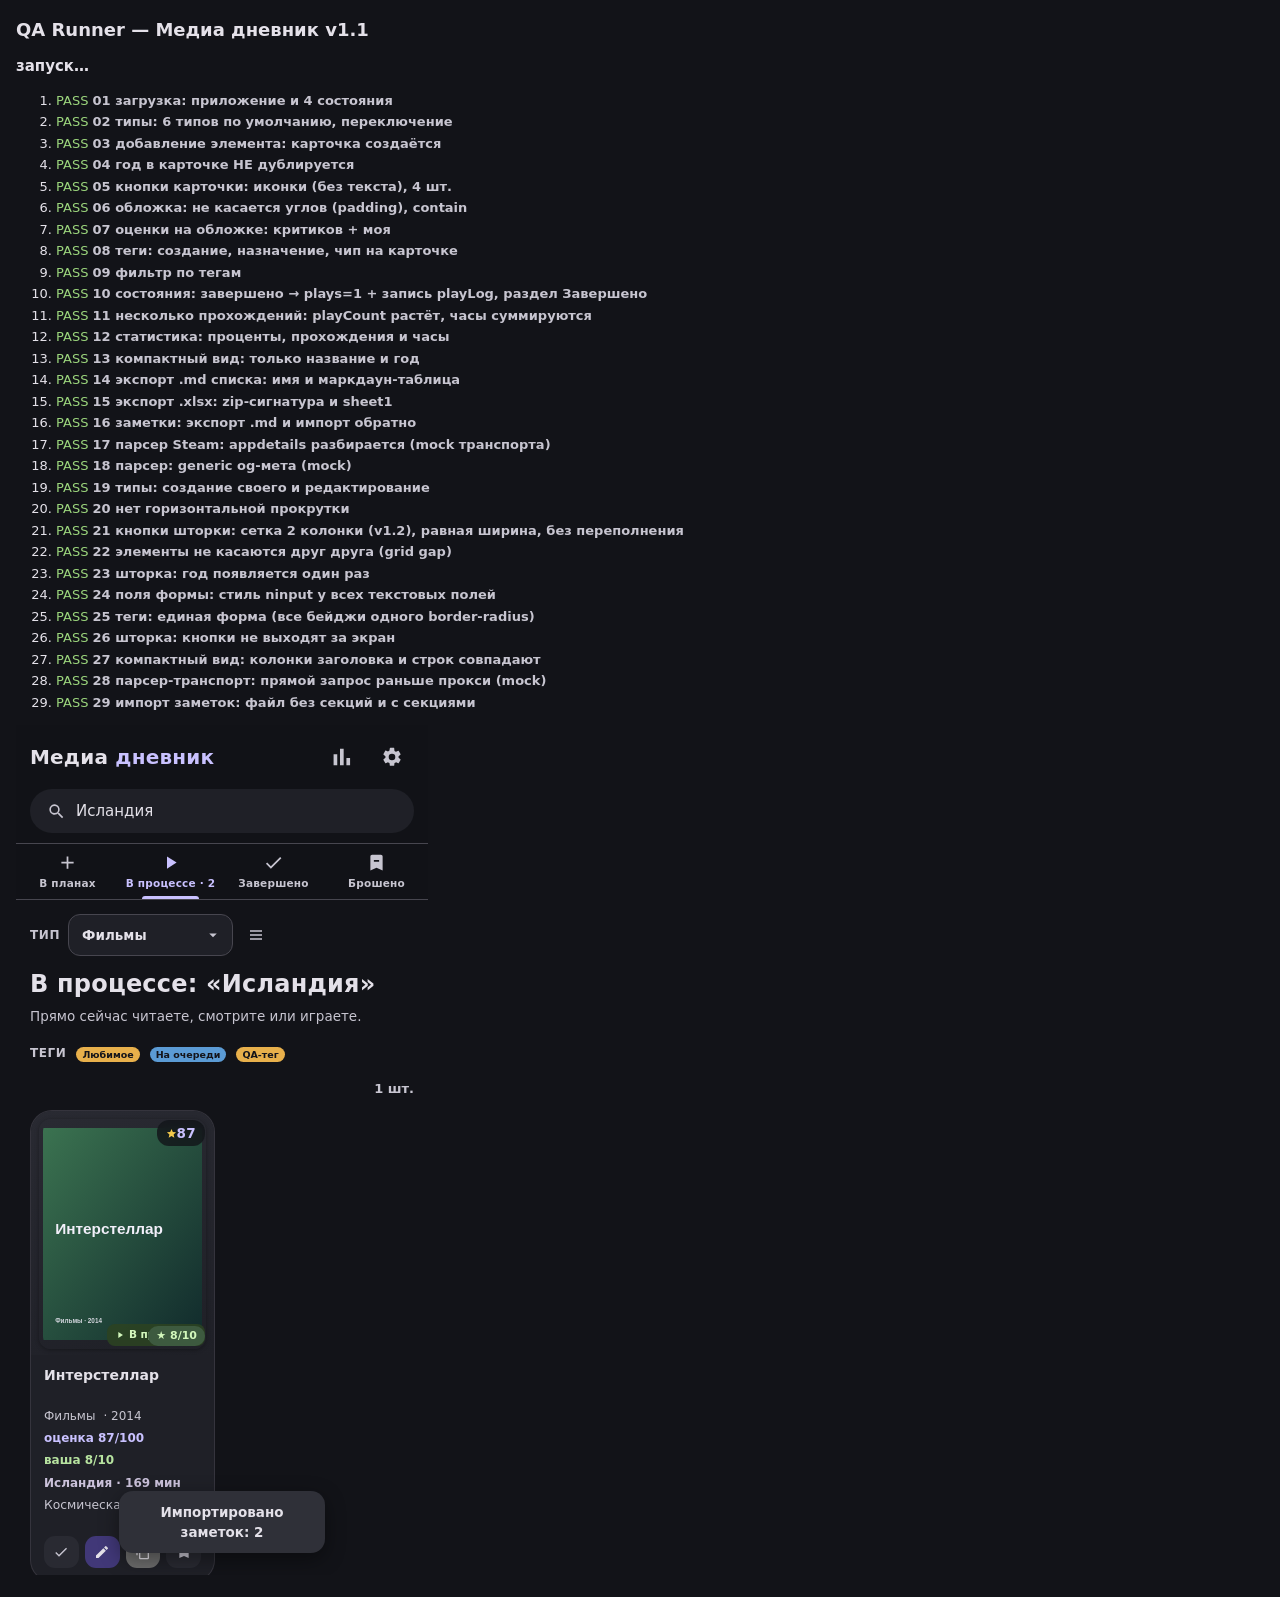
<file: qa.html>
<!DOCTYPE html>
<html lang="ru">
<head><meta charset="utf-8"><title>QA Runner — Медиа дневник</title>
<style>body{font:13px/1.5 "Segoe UI",system-ui,sans-serif;background:#121318;color:#E4E1E9;margin:0;padding:16px}
h1{font-size:18px;margin:0 0 12px}#summary{font-size:15px;font-weight:800;margin:8px 0}
.p{color:#9CD67D}.f{color:#FFB4AB}.t{color:#C7C5D0;font-weight:700}li{margin:2px 0}</style></head>
<body>
<h1>QA Runner — Медиа дневник v1.1</h1>
<div id="summary">запуск…</div>
<ol id="report"></ol>
<script>
window.onerror = function(m,u,l,c){document.getElementById("summary").textContent="ОШИБКА СТРАНИЦЫ: "+m+" @"+l+":"+c;};
const sleep = ms => new Promise(r => setTimeout(r, ms));
const tests = [];
const T = (name, fn) => tests.push([name, fn]);
let W = null, doc = null;

function bootFrame(reset) {
  return new Promise(resolve => {
    const f = document.createElement("iframe");
    f.id = "frame"; f.style.cssText = "width:412px;height:850px;border:0";
    f.src = "media-diary.html?reset=1&r=" + (reset ? Date.now() : Math.floor(Date.now()/1000/30));
    f.onload = () => resolve(f);
    document.body.appendChild(f);
  });
}

T("01 загрузка: приложение и 4 состояния", () => {
  if (!doc.getElementById("app").innerHTML.length) throw new Error("пустой app");
  const tabs = [...doc.querySelectorAll(".tabitem")].map(b => b.dataset.nav);
  if (JSON.stringify(tabs) !== JSON.stringify(["backlog","active","done","dropped"])) throw new Error(tabs.join(","));
});
T("02 типы: 6 типов по умолчанию, переключение", () => {
  const names = W.QA.S.types.map(t => t.name);
  if (!names.includes("Игры") || !names.includes("Мультфильмы")) throw new Error(names.join(","));
  W.QA.S.type = 1; W.QA.save(); W.QA.renderCurrent();
  if (W.QA.curTypeName1) {}
});
T("03 добавление элемента: карточка создаётся", () => {
  W.QA.openItemForm();
  doc.querySelector('[data-k="title"]').value = "Интерстеллар";
  doc.querySelector('[data-k="year"]').value = "2014";
  doc.querySelector('[data-k="duration"]').value = "169 мин";
  doc.getElementById("cwhy").value = "Космическая драма";
  doc.getElementById("csave").click();
  const items = W.QA.S.items[W.QA.S.types[W.QA.S.type].name];
  if (!Object.values(items).some(g => g.title === "Интерстеллар")) throw new Error("не создан");
});
T("04 год в карточке НЕ дублируется", async () => {
  const arr = W.QA.S.items[W.QA.S.types[W.QA.S.type].name];
  const id = Object.keys(arr).find(i => arr[i].title === "Интерстеллар");
  if (!id) throw new Error("нет Интерстеллар");
  W.QA.setView("active"); await sleep(250);
  const card = [...doc.querySelectorAll(".card")].find(c => c.dataset.id === id);
  if (!card) throw new Error("карточки нет: cards=" + doc.querySelectorAll(".card").length + " rows=" + [...doc.querySelectorAll(".rowitem")].length + " type=" + W.QA.S.types[W.QA.S.type].name + " layout=" + W.QA.S.layout + " view=" + W.QA.S.view + " id=" + id);
  const meta = card.querySelector(".cmeta");
  if (!meta) throw new Error("cmeta нет; html=" + card.innerHTML.slice(0, 200));
  const metaV = meta.textContent;
  if ((metaV.match(/2014/g) || []).length > 1) throw new Error("дубль года: " + metaV);
});
T("05 кнопки карточки: иконки (без текста), 4 шт.", async () => {
  const arr = W.QA.S.items[W.QA.S.types[W.QA.S.type].name];
  const id = Object.keys(arr).find(i => arr[i].title === "Интерстеллар");
  W.QA.setView("active"); await sleep(250);
  const card = [...doc.querySelectorAll(".card")].find(c => c.dataset.id === id);
  if (!card) throw new Error("карточки нет");
  const btns = [...card.querySelectorAll(".cardbtns .mini")];
  if (btns.length !== 4) throw new Error("кнопок " + btns.length);
  for (const b of btns) if (b.textContent.trim()) throw new Error("текст на кнопке");
});
T("06 обложка: не касается углов (padding), contain", () => {
  const card = [...doc.querySelectorAll(".card")][0];
  const wrap = card.querySelector(".covwrap"), img = card.querySelector("img");
  const cs = getComputedStyle(wrap), ci = getComputedStyle(img);
  if (parseFloat(cs.padding) < 6) throw new Error("нет padding у covwrap");
  if (ci.objectFit !== "contain") throw new Error("не contain");
});
T("07 оценки на обложке: критиков + моя", () => {
  const w = W, id = Object.keys(W.QA.S.items[W.QA.S.types[W.QA.S.type].name])[0];
  W.QA.S.myScore[id] = 8; W.QA.save();
  const it = W.QA.S.items[W.QA.S.types[W.QA.S.type].name][id]; it.score = 87;
  W.QA.renderCurrent();
  const card = [...doc.querySelectorAll(".card")].find(c => c.dataset.id === id);
  if (!card.querySelector(".scorebadge")) throw new Error("нет оценки критиков на обложке");
  if (!card.querySelector(".myscorebadge")) throw new Error("нет моей оценки на обложке");
  const text = card.querySelector(".covwrap").textContent;
  if (!text.includes("87")) throw new Error("критики не видны");
  if (!text.includes("8/10")) throw new Error("моя не видна");
});
T("08 теги: создание, назначение, чип на карточке", () => {
  const w = W;
  const before = w.QA.S.tags.length;
  const id = w.QA.createTag("QA-тег", "#E8B04B", "diamond");
  if (w.QA.S.tags.length !== before + 1) throw new Error("тег не создан");
  const itemId = Object.keys(w.QA.S.items[w.QA.S.types[w.QA.S.type].name])[0];
  w.QA.toggleItemTag(itemId, id);
  w.QA.renderCurrent();
  const card = [...doc.querySelectorAll(".card")].find(c => c.dataset.id === itemId);
  if (!card.querySelector(".covertags .tagchip")) throw new Error("тег не виден на карточке");
  w.QA.toggleItemTag(itemId, id);
  if ((w.QA.S.itemTags[itemId] || []).length) throw new Error("не снялся");
});
T("09 фильтр по тегам", () => {
  const w = W;
  w.QA.setView("active");
  const t = w.QA.createTag("Фильтр-QA", "#7BC47F", "round");
  const arr = w.QA.S.items[w.QA.S.types[w.QA.S.type].name];
  const ids = Object.keys(arr);
  if (ids.length < 2) { const g2 = JSON.parse(JSON.stringify(arr[ids[0]])); g2.id = "uqa1"; g2.title = "QA вторая"; arr["uqa1"] = g2; ids.push("uqa1"); }
  ids.forEach((id, i) => { if (i === 0) w.QA.toggleItemTag(id, t); });
  w.QA.renderCurrent();
  const chip = [...doc.querySelectorAll("#tagfilter [data-t]")].find(b => b.dataset.t === t);
  if (!chip) throw new Error("фильтра нет");
  chip.click();
  const shown = [...doc.querySelectorAll(".card,.rowitem")].length;
  if (shown !== 1) throw new Error("показано " + shown + " вместо 1");
  const clr = doc.getElementById("tagclear"); if (clr) clr.click();
  const shown2 = [...doc.querySelectorAll(".card,.rowitem")].length;
  if (shown2 < shown) throw new Error("после сброса стало меньше");
  w.QA.deleteTag(t);
});
T("10 состояния: завершено → plays=1 + запись playLog, раздел Завершено", () => {
  const w = W;
  w.QA.setView("active");
  const id = Object.keys(w.QA.S.items[w.QA.S.types[w.QA.S.type].name]).find(i => (w.QA.stateOf(i) === "active"));
  if (!id) throw new Error("нет активных");
  w.QA.setState(id, "done");
  if (w.QA.stateOf(id) !== "done") throw new Error("не завершено");
  if (!w.QA.S.plays[id]) throw new Error("plays не выставлен");
  if (!(w.QA.S.playLog[id] || []).some(p => p.d === w.QA.todayISO())) throw new Error("playLog не создан");
  w.QA.setState(id, "active");
});
T("11 несколько прохождений: playCount растёт, часы суммируются", () => {
  const w = W;
  const arr = w.QA.S.items[w.QA.S.types[w.QA.S.type].name] || {};
  let id = Object.keys(arr).find(i => w.QA.stateOf(i) === "done");
  if (!id) { // нет завершённых — завершаем первый элемент сами (тест 10 возвращает свои в active)
    id = Object.keys(arr)[0];
    if (!id) throw new Error("нет элементов");
    w.QA.setState(id, "done");
  }
  const p0 = w.QA.playCount(id);
  w.QA.addPlay(id, w.QA.todayISO(), 2.5);
  if (w.QA.playCount(id) !== p0 + 1) throw new Error("playCount не растёт");
  if (w.QA.sumHours(id) < 2.5) throw new Error("часы не суммируются");
  w.QA.setState(id, "active");
});
T("12 статистика: проценты, прохождения и часы", () => {
  const w = W;
  w.QA.openStats();
  const txt = doc.getElementById("sheet").textContent;
  if (!txt.includes("%")) throw new Error("нет процентов");
  if (!/прохождени/i.test(txt)) throw new Error("нет прохождений");
  if (!/\d+([.,]\d+)? ч/.test(txt)) throw new Error("нет часов в статистике");
  w.QA.closeSheet();
});
T("13 компактный вид: только название и год", () => {
  const w = W;
  w.QA.S.layout = "compact"; w.QA.save(); w.QA.renderCurrent();
  const rows = [...doc.querySelectorAll(".rowitem")];
  if (!rows.length) throw new Error("нет строк");
  const r = rows[0];
  if (r.querySelector("img")) throw new Error("в компактном виде есть обложка");
  if (!r.querySelector(".rtitle") || !r.querySelector(".ryear")) throw new Error("нет названия/года");
  w.QA.S.layout = "grid"; w.QA.save(); w.QA.renderCurrent();
});
T("14 экспорт .md списка: имя и маркдаун-таблица", () => {
  const w = W;
  let cap = null; const orig = w.downloadFile;
  w.downloadFile = (n, c) => { cap = {n, c}; };
  w.QA.exportListMD();
  w.downloadFile = orig;
  if (!cap) throw new Error("экспорт не вызван");
  if (!cap.n.endsWith(".md")) throw new Error("имя: " + cap.n);
  if (!cap.c.startsWith("# ") || !cap.c.includes("| ")) throw new Error("не markdown-таблица");
});
T("15 экспорт .xlsx: zip-сигнатура и sheet1", async () => {
  const w = W;
  let cap = null; const orig = w.downloadFile;
  window.__xlsxSpy = (name, bytes) => { cap = {name, bytes}; };
  // экспортListXLSX создаёт blob+a.click; перехват невозможен напрямую — проверим функцию makeZip через QA? Используем публичный обход: подменим HTMLAnchorElement.click
  const origClick = w.HTMLAnchorElement.prototype.click;
  let href = null;
  w.HTMLAnchorElement.prototype.click = function () { href = this.href; };
  w.QA.exportListXLSX();
  w.HTMLAnchorElement.prototype.click = origClick;
  if (!href || !href.startsWith("data:application/vnd.openxmlformats")) throw new Error("не xlsx data-url");
  const b64 = href.split("base64,").pop().split("#")[0];
  const bin = atob(b64);
  if (bin.slice(0, 2) !== "PK") throw new Error("нет zip-сигнатуры");
  if (!bin.includes("sheet1") && !decodeURIComponent(escape(bin)).includes("sheet1")) throw new Error("нет sheet1");
});
T("16 заметки: экспорт .md и импорт обратно", () => {
  const w = W;
  const arr0 = w.QA.S.items[w.QA.S.types[w.QA.S.type].name];
  const id = Object.keys(arr0)[0];
  w.QA.S.notes[id] = [{d: Date.now(), t: "заметка-оригинал"}]; w.QA.save();
  let cap = null; const orig = w.downloadFile;
  w.downloadFile = (n, c) => { cap = {n, c}; };
  w.QA.exportNoteMD(arr0[id]);
  w.downloadFile = orig;
  if (!cap || !cap.n.endsWith(".md")) throw new Error("экспорт сломан: " + (cap && cap.n));
  const before = w.QA.S.notes[id].length;
  w.QA.importNoteMD(id, cap.c);
  if (w.QA.S.notes[id].length <= before) throw new Error("импорт не добавил");
});
T("17 парсер Steam: appdetails разбирается (mock транспорта)", async () => {
  const w = W;
  const fake = JSON.stringify({["609490"]: {success: true, data: {name: "Minit", release_date: {date: "26 апр. 2018"}, short_description: "легендарный мини-рогалик", header_image: "https://x/h.jpg", developers: ["Kitty Calis"]}}});
  w.fetch = async (u) => ({ ok: true, text: async () => /md-parser\.local/.test(u) ? fake : fake, json: async () => JSON.parse(fake) });
  const info = await w.QA.parsePage("https://store.steampowered.com/app/609490/Minit/");
  if (info.title !== "Minit" || info.year !== 2018) throw new Error(JSON.stringify(info));
  delete w.fetch;
});
T("18 парсер: generic og-мета (mock)", async () => {
  const w = W;
  const html = '<html><head><meta property="og:title" content="Интерстеллар"><meta property="og:description" content="Фильм Нолана 2014 года"><meta property="og:image" content="https://x/i.jpg"></head><body></body></html>';
  w.fetch = async (u) => ({ ok: true, text: async () => html });
  const info = await w.QA.parsePage("https://example.com/x");
  if (info.title !== "Интерстеллар" || info.year !== 2014) throw new Error(JSON.stringify(info));
  delete w.fetch;
});
T("19 типы: создание своего и редактирование", () => {
  const w = W;
  const before = w.QA.S.types.length;
  w.QA.openTypeManager();
  doc.getElementById("newname").value = "Подкасты";
  doc.getElementById("tcreate").click();
  if (w.QA.S.types.length !== before + 1) throw new Error("тип не создан");
  const nm = w.QA.S.types[w.QA.S.types.length - 1].name;
  if (nm !== "Подкасты") throw new Error("неверное имя: " + nm);
  // редактирование имени последнего
  w.QA.openTypeManager(w.QA.S.types.length - 1);
  doc.getElementById("tname").value = "Мой подкаст";
  doc.getElementById("tsave").click();
  if (!w.QA.S.types.some(t => t.name === "Мой подкаст")) throw new Error("имя не изменилось");
  // удаление
  const i = w.QA.S.types.findIndex(t => t.name === "Мой подкаст");
  w.QA.openTypeManager(i);
  doc.getElementById("tdel").click();
  if (w.QA.S.types.some(t => t.name === "Мой подкаст")) throw new Error("не удалился");
  // tdel сбрасывает S.type на тип без элементов — вернуть «Фильмы» для тестов 21+
  w.QA.S.type = 1; w.QA.save(); w.QA.renderCurrent();
  delete w.QA.S.items["Мой подкаст"];
});
T("20 нет горизонтальной прокрутки", () => {
  const over = doc.documentElement.scrollWidth - doc.documentElement.clientWidth;
  if (over > 1) throw new Error("h-скролл " + over + "px");
});
T("21 кнопки шторки: сетка 2 колонки (v1.2), равная ширина, без переполнения", () => {
  const w = W;
  let arr = w.QA.S.items[w.QA.S.types[w.QA.S.type].name] || {};
  let id = Object.keys(arr)[0];
  if (!id) { for (const tn in w.QA.S.items) { const a2 = w.QA.S.items[tn]; const f = Object.keys(a2)[0]; if (f) { arr = a2; id = f; break; } } }
  if (!id) throw new Error("нет элементов");
  w.QA.openSheet(id);
  const row = doc.querySelector("#sheet .dbtns.row");
  if (!row) throw new Error("нет .dbtns.row");
  const cs = getComputedStyle(row);
  if (cs.display !== "grid") throw new Error("кнопки не в сетке: " + cs.display);
  const btns = [...row.querySelectorAll(".btn")];
  if (!btns.length) throw new Error("нет кнопок");
  const cw = btns[0].getBoundingClientRect().width;
  for (const b of btns) if (Math.abs(b.getBoundingClientRect().width - cw) > 2) throw new Error("колонки неравные");
  for (const b of btns) if (b.getBoundingClientRect().right > doc.documentElement.clientWidth + 1) throw new Error("кнопка за экраном");
  w.QA.closeSheet();
});
T("22 элементы не касаются друг друга (grid gap)", () => {
  const doc0 = doc;
  const cards = [...doc0.querySelectorAll(".card")];
  if (cards.length < 2) { W.QA.setView("done"); }
  const cs = [...doc.querySelectorAll(".card")];
  if (cs.length >= 2) {
    const a = cs[0].getBoundingClientRect(), b = cs[1].getBoundingClientRect();
    const gap = b.left - a.right;
    if (gap < 2) throw new Error("карточки соприкасаются: gap=" + gap.toFixed(1));
  }
});


T("23 шторка: год появляется один раз", () => {
  const w = W;
  const arr = w.QA.S.items[w.QA.S.types[w.QA.S.type].name] || {};
  const id = Object.keys(arr).find(i => arr[i].year);
  if (!id) throw new Error("нет элемента с годом");
  w.QA.openSheet(id);
  const meta = doc.querySelector(".dmeta").textContent;
  if ((meta.match(new RegExp(String(arr[id].year), "g")) || []).length > 1) throw new Error("дубль года в шторке: " + meta);
  w.QA.closeSheet();
});
T("24 поля формы: стиль ninput у всех текстовых полей", () => {
  const w = W;
  w.QA.openItemForm();
  const inputs = [...doc.querySelectorAll("#sheet .fbody input.ninput")];
  if (!inputs.length) throw new Error("нет .ninput полей");
  const btn = doc.getElementById("cparse");
  if (!btn) throw new Error("нет кнопки парсера");
  w.QA.closeSheet();
});
T("25 теги: единая форма (все бейджи одного border-radius)", () => {
  const w = W;
  w.QA.setView("active"); await0 = 0;
  const id = Object.keys(w.QA.S.items[w.QA.S.types[w.QA.S.type].name] || {})[0];
  if (!id) throw new Error("нет элементов");
  w.QA.openSheet(id);
  const radii = [...doc.querySelectorAll("#itemtags .tchip")].map(b => getComputedStyle(b).borderRadius);
  w.QA.closeSheet();
  const uniq = [...new Set(radii.filter(r => r && r !== "0px"))];
  if (radii.length > 1 && uniq.length > 1) throw new Error("формы разные: " + uniq.join(","));
});
T("26 шторка: кнопки не выходят за экран", () => {
  const w = W;
  const id = Object.keys(w.QA.S.items[w.QA.S.types[w.QA.S.type].name] || {})[0];
  if (!id) throw new Error("нет элементов");
  w.QA.openSheet(id);
  const sheet = doc.getElementById("sheet");
  const over = [...sheet.querySelectorAll(".dbtns .btn")].filter(b => b.getBoundingClientRect().right > doc.documentElement.clientWidth + 1).length;
  w.QA.closeSheet();
  if (over) throw new Error("кнопок за экраном: " + over);
});
T("27 компактный вид: колонки заголовка и строк совпадают", () => {
  const w = W;
  w.QA.S.layout = "compact"; w.QA.save(); w.QA.renderCurrent();
  const head = doc.querySelector(".rowhead"), row = doc.querySelector(".rowitem");
  if (!head || !row) throw new Error("нет компакт-списка");
  const hc = getComputedStyle(head).gridTemplateColumns;
  const rc = getComputedStyle(row).gridTemplateColumns;
  if (hc.split(" ").length !== rc.split(" ").length) throw new Error("колонки съехали: " + hc + " vs " + rc);
  w.QA.S.layout = "grid"; w.QA.save(); w.QA.renderCurrent();
});
T("28 парсер-транспорт: прямой запрос раньше прокси (mock)", async () => {
  const w = W;
  const calls = [];
  const fakeApp = JSON.stringify({["609490"]: {success: true, data: {name: "Minit", release_date: {date: "26 апр. 2018"}, short_description: "x", header_image: "h"}}});
  w.fetch = async (u) => { calls.push(String(u).slice(0, 40));
    if (/md-parser\.local/.test(u)) throw new Error("не в webview");
    if (/appdetails/.test(u)) return { ok: true, text: async () => fakeApp };
    throw new Error("proxy fail"); };
  const info = await w.QA.parsePage("https://store.steampowered.com/app/609490/Minit/");
  delete w.fetch;
  if (info.title !== "Minit") throw new Error("title: " + info.title);
  if (!calls.some(c => c.startsWith("https://store.steampowered.com"))) throw new Error("direct не первый");
  if (calls.some(c => c.includes("allorigins") && calls.indexOf(c) < calls.findIndex(x => x.includes("store.steampowered")))) throw new Error("прокси вызван раньше direct");
});
T("29 импорт заметок: файл без секций и с секциями", () => {
  const w = W;
  const arr = w.QA.S.items[w.QA.S.types[w.QA.S.type].name] || {};
  const id = Object.keys(arr)[0];
  if (!id) throw new Error("нет элементов");
  const n0 = (w.QA.S.notes[id] || []).length;
  w.QA.importNoteMD(id, "Просто текст без секций");
  const n1 = (w.QA.S.notes[id] || []).length;
  w.QA.importNoteMD(id, "# Заголовок\n\n## часть 1\nтекст1\n---\n\n## часть 2\nтекст2\n---");
  const n2 = (w.QA.S.notes[id] || []).length;
  if (n1 !== n0 + 1) throw new Error("свободный импорт не добавил");
  if (n2 !== n1 + 2) throw new Error("секционный импорт не добавил 2");
  w.QA.S.notes[id] = []; w.QA.save();
});
T("30 поля студии/страны: подписи, пресеты, поиск по всем полям", async () => {
  const w = W;
  // 1) «Сериалы» содержит studio — подпись в форме должна стать «Студия»
  const serialIdx = w.QA.S.types.findIndex(t => t.name === "Сериалы");
  const saveType = w.QA.S.type;
  w.QA.S.type = serialIdx; w.QA.save();
  w.QA.openItemForm();
  const labels = [...doc.querySelectorAll("#sheet .fbody .nfield > span")].map(s => s.textContent);
  w.QA.closeSheet();
  if (!labels.includes("Студия")) throw new Error("нет подписи «Студия»: " + labels.join(","));
  if (labels.includes("studio")) throw new Error("сырой ключ studio в форме");
  // 2) медиа-пресеты с country, «Игры» — без
  if (!w.QA.S.types.find(t => t.name === "Фильмы").fields.includes("country")) throw new Error("у «Фильмы» нет country");
  if (w.QA.S.types.find(t => t.name === "Игры").fields.includes("country")) throw new Error("у «Игры» не должно быть country");
  // 3) поиск находит по стране (все поля, не только title/why/creator)
  w.QA.S.type = 1; w.QA.save(); // «Фильмы» — там есть элементы от теста 03
  w.QA.setView("active");
  const arr = w.QA.S.items[w.QA.S.types[w.QA.S.type].name] || {};
  const id = Object.keys(arr)[0];
  if (!id) throw new Error("нет элементов");
  arr[id].country = "Исландия"; w.QA.save(); w.QA.renderCurrent();
  doc.getElementById("q").value = "Исландия";
  doc.getElementById("q").dispatchEvent(new w.Event("input"));
  await sleep(500);
  const shown = [...doc.querySelectorAll(".card,.rowitem")].length;
  if (shown !== 1) throw new Error("поиск по стране: показано " + shown);
  delete arr[id].country; w.QA.save();
  w.QA.S.type = saveType; w.QA.save();
  w.QA.setView("active");
});
T("31 шторка: журнал прохождений — добавить с датой/часами, удалить запись", async () => {
  const w = W;
  const arr = w.QA.S.items[w.QA.S.types[w.QA.S.type].name] || {};
  let id = Object.keys(arr).find(i => w.QA.stateOf(i) === "done");
  if (!id) { id = Object.keys(arr)[0]; if (!id) throw new Error("нет элементов"); w.QA.setState(id, "done"); }
  w.QA.S.playLog[id] = []; w.QA.save();
  w.QA.openSheet(id);
  doc.getElementById("pldate").value = "2025-01-15";
  doc.getElementById("plhours").value = "12.5";
  doc.getElementById("pladd").click(); await sleep(200);
  const pl = w.QA.S.playLog[id];
  if (!pl || !pl.length || pl[0].d !== "2025-01-15" || pl[0].h !== 12.5) throw new Error("запись не добавлена: " + JSON.stringify(pl || []));
  if (!doc.getElementById("sheet").textContent.includes("15.01.2025")) throw new Error("запись не видна в шторке");
  doc.querySelector("#playlog [data-pdel='0']").click(); await sleep(200);
  if ((w.QA.S.playLog[id] || []).length !== 0) throw new Error("запись не удалена");
  w.QA.closeSheet();
});
T("32 экспорт .md списка: колонки прохождений и часы", () => {
  const w = W;
  const arr = w.QA.S.items[w.QA.S.types[w.QA.S.type].name] || {};
  let id = Object.keys(arr).find(i => w.QA.stateOf(i) === "done");
  if (!id) { id = Object.keys(arr)[0]; if (!id) throw new Error("нет элементов"); w.QA.setState(id, "done"); }
  w.QA.S.playLog[id] = [{d: "2025-02-20", h: 9}]; w.QA.save();
  w.QA.setView("done");
  let cap = null; const orig = w.downloadFile;
  w.downloadFile = (n, c) => { cap = {n, c}; };
  w.QA.exportListMD();
  w.downloadFile = orig;
  if (!cap) throw new Error("экспорт не вызван");
  if (!cap.c.includes("Последнее прохождение")) throw new Error("нет колонки даты");
  if (!cap.c.includes("Часы")) throw new Error("нет колонки часов");
  if (!cap.c.includes("20.02.2025")) throw new Error("нет значения даты");
  w.QA.S.playLog[id] = []; w.QA.save();
  w.QA.setView("active");
});
T("33 табличный вид: строки, сортировка по дате, колонки заголовка совпадают", () => {
  const w = W;
  const arr = w.QA.S.items[w.QA.S.types[w.QA.S.type].name] || {};
  const act = Object.keys(arr).filter(i => w.QA.stateOf(i) === "active");
  if (!act.length) throw new Error("нет активных");
  w.QA.S.playLog[act[0]] = [{d: "2026-02-11", h: 6}];
  if (act[1]) w.QA.S.playLog[act[1]] = [{d: "2025-11-03", h: 40}];
  w.QA.save();
  w.QA.S.layout = "table"; w.QA.S.sort = "done"; w.QA.save();
  w.QA.setView("active");
  const rows = [...doc.querySelectorAll(".trow")];
  if (rows.length !== act.length) throw new Error("строк: " + rows.length);
  const hc = getComputedStyle(doc.querySelector(".thead")).gridTemplateColumns.split(" ").length;
  const rc = getComputedStyle(rows[0]).gridTemplateColumns.split(" ").length;
  if (hc !== rc) throw new Error("колонки съехали: " + hc + " vs " + rc);
  if (!rows[0].querySelector(".td").textContent.includes("11.02.2026")) throw new Error("сортировка по дате: " + rows[0].querySelector(".td").textContent);
  [...doc.querySelectorAll(".thead .tcol")].find(b => b.dataset.sort === "year").click();
  const rows2 = [...doc.querySelectorAll(".trow")];
  if (rows2.length !== rows.length) throw new Error("после сортировки строки потерялись");
  if ((w.QA.S.sort) !== "year") throw new Error("sort не сохранился");
  w.QA.S.layout = "grid"; w.QA.S.sort = "added"; w.QA.save(); w.QA.setView("active");
});
T("34 свайп вкладок: горизонтальный листает состояния, вертикальный нет", async () => {
  const w = W;
  if (typeof w.Touch !== "function") { doc.title = "QA34: Touch недоступен — skip"; return; }
  const lb = doc.getElementById("listbox");
  const fire = (type, x, y) => {
    const t = new w.Touch({identifier: 1, target: lb, clientX: x, clientY: y});
    lb.dispatchEvent(new w.TouchEvent(type, {touches: [t], targetTouches: [t], changedTouches: [t], bubbles: true}));
  };
  w.QA.setView("backlog"); await sleep(250);
  fire("touchstart", 300, 300); fire("touchmove", 210, 305); fire("touchend", 210, 305);
  await sleep(450);
  if (w.QA.S.view !== "active") throw new Error("свайп влево: ожидалось active, стало " + w.QA.S.view);
  fire("touchstart", 210, 300); fire("touchmove", 320, 305); fire("touchend", 320, 305);
  await sleep(450);
  if (w.QA.S.view !== "backlog") throw new Error("свайп вправо не вернул: " + w.QA.S.view);
  fire("touchstart", 300, 300); fire("touchmove", 300, 410); fire("touchend", 300, 410);
  await sleep(350);
  if (w.QA.S.view !== "backlog") throw new Error("вертикальный свайп переключил вкладку");
  w.QA.setView("dropped"); await sleep(250);
  fire("touchstart", 300, 300); fire("touchmove", 210, 300); fire("touchend", 210, 300);
  await sleep(450);
  if (w.QA.S.view !== "backlog") throw new Error("цикл dropped→backlog не работает: " + w.QA.S.view);
  w.QA.setView("active");
});
T("35 шаблон карточки: cardFields задаёт состав и порядок на плитке", () => {
  const w = W;
  const ti = w.QA.S.types.findIndex(t => t.name === "Фильмы");
  const t0 = w.QA.S.types[ti];
  const saveType = w.QA.S.type;
  const arr = w.QA.S.items["Фильмы"];
  const act = Object.keys(arr).filter(i => w.QA.stateOf(i) === "active");
  if (!act.length) throw new Error("нет активных");
  const id = act.find(i => arr[i].title === "Интерстеллар") || act[0];
  arr[id].director = "Кристофер Нолан"; w.QA.save();
  w.QA.S.type = ti; w.QA.save(); w.QA.renderCurrent();
  // без cardFields — прежний рендер
  const c0 = [...doc.querySelectorAll(".card")].find(c => c.dataset.id === id);
  const before = c0.querySelector(".ctime") ? c0.querySelector(".ctime").textContent : "";
  // менеджер типов: включить «Год» и «Режиссёр» на плитке (перерисовка после каждого клика)
  w.QA.openTypeManager(ti);
  doc.querySelector('#tcards input[data-cf="year"]').click();
  doc.querySelector('#tcards input[data-cf="director"]').click();
  const checks = [...doc.querySelectorAll("#tcards input:checked")].map(x => x.dataset.cf);
  if (!checks.includes("year") || !checks.includes("director")) throw new Error("чекбоксы не выставились: " + checks.join(","));
  const order = doc.querySelector('#tcards input[data-cf="director"]').closest(".setrow").querySelector(".sl span").textContent;
  if (!order.includes("2")) throw new Error("порядковый номер не показан: " + order);
  w.QA.closeSheet(); w.QA.renderCurrent();
  const c1 = [...doc.querySelectorAll(".card")].find(c => c.dataset.id === id);
  const after = c1.querySelector(".ctime") ? c1.querySelector(".ctime").textContent : "";
  if (after.indexOf("2014") === -1 || after.indexOf("Нолан") === -1) throw new Error("cardFields не применились: " + after);
  if (after.indexOf("2014") > after.indexOf("Нолан")) throw new Error("порядок нарушен: " + after);
  // удаление cardFields — прежний рендер
  delete t0.cardFields; w.QA.save(); w.QA.renderCurrent();
  const c2 = [...doc.querySelectorAll(".card")].find(c => c.dataset.id === id);
  const back = c2.querySelector(".ctime") ? c2.querySelector(".ctime").textContent : "";
  if (back !== before) throw new Error("не вернулся прежний рендер: " + back + " vs " + before);
  w.QA.S.type = saveType; w.QA.save(); w.QA.renderCurrent();
});

(async () => {
  const f = await bootFrame(true);
  W = f.contentWindow; doc = f.contentDocument;
  for (let i = 0; i < 60; i++) {
    await sleep(250);
    W = f.contentWindow; doc = f.contentDocument;
    if (W.QA) break;
  }
  if (!(W && W.QA)) throw new Error("приложение не загрузилось");
  const rep = document.getElementById("report");
  let pass = 0, fail = 0;
  for (const [name, fn] of tests) {
    const li = document.createElement("li");
    try { await fn(); pass++; li.innerHTML = `<span class="p">PASS</span> <span class="t">${name}</span>`; }
    catch (e) { fail++; li.innerHTML = `<span class="f">FAIL</span> <span class="t">${name}</span> — ${e.message}`; }
    rep.appendChild(li);
  }
  document.getElementById("summary").innerHTML = `ИТОГ: <span class="p">PASS ${pass}</span> / <span class="f">FAIL ${fail}</span>`;
  window.__QARESULT = {pass, fail};
})();
</script>
<script>window.addEventListener('error',e=>{document.title='QERR:'+e.message+'@'+e.lineno;});</script></body>
</html>
</file>
